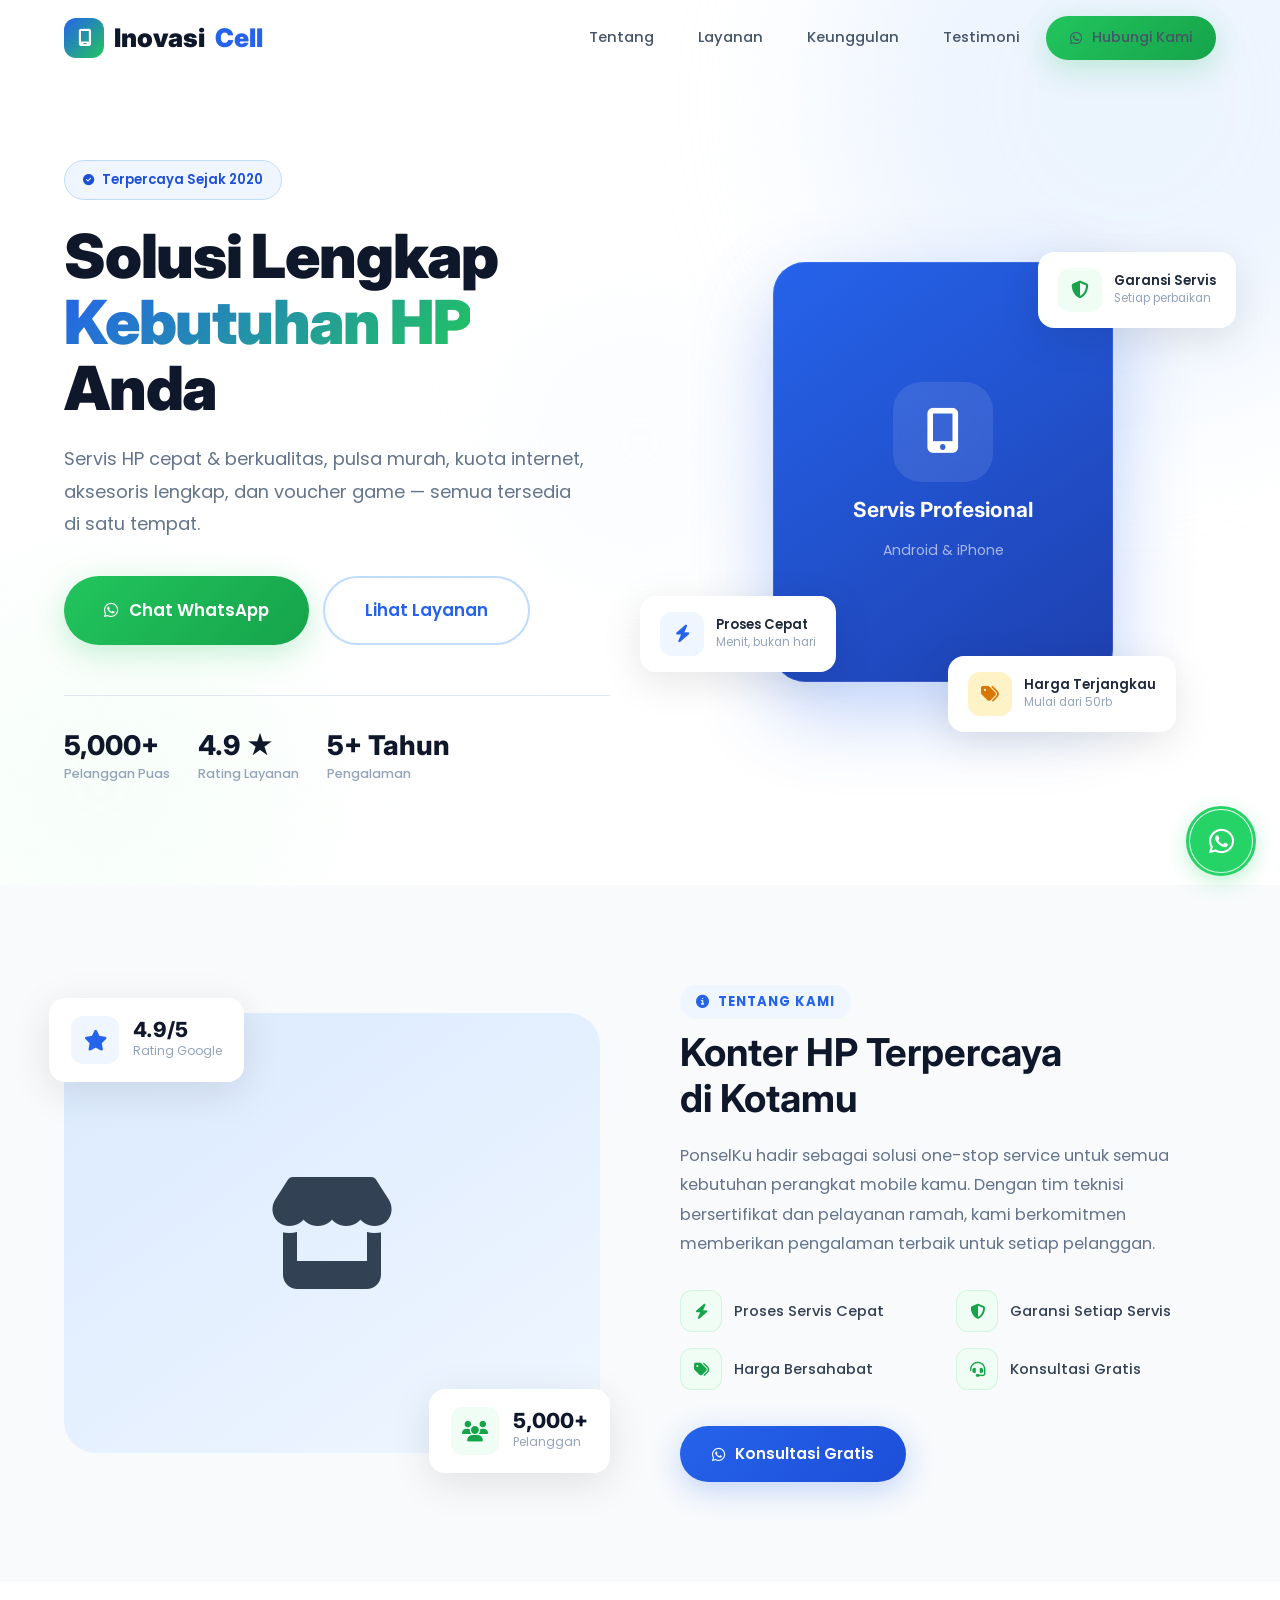
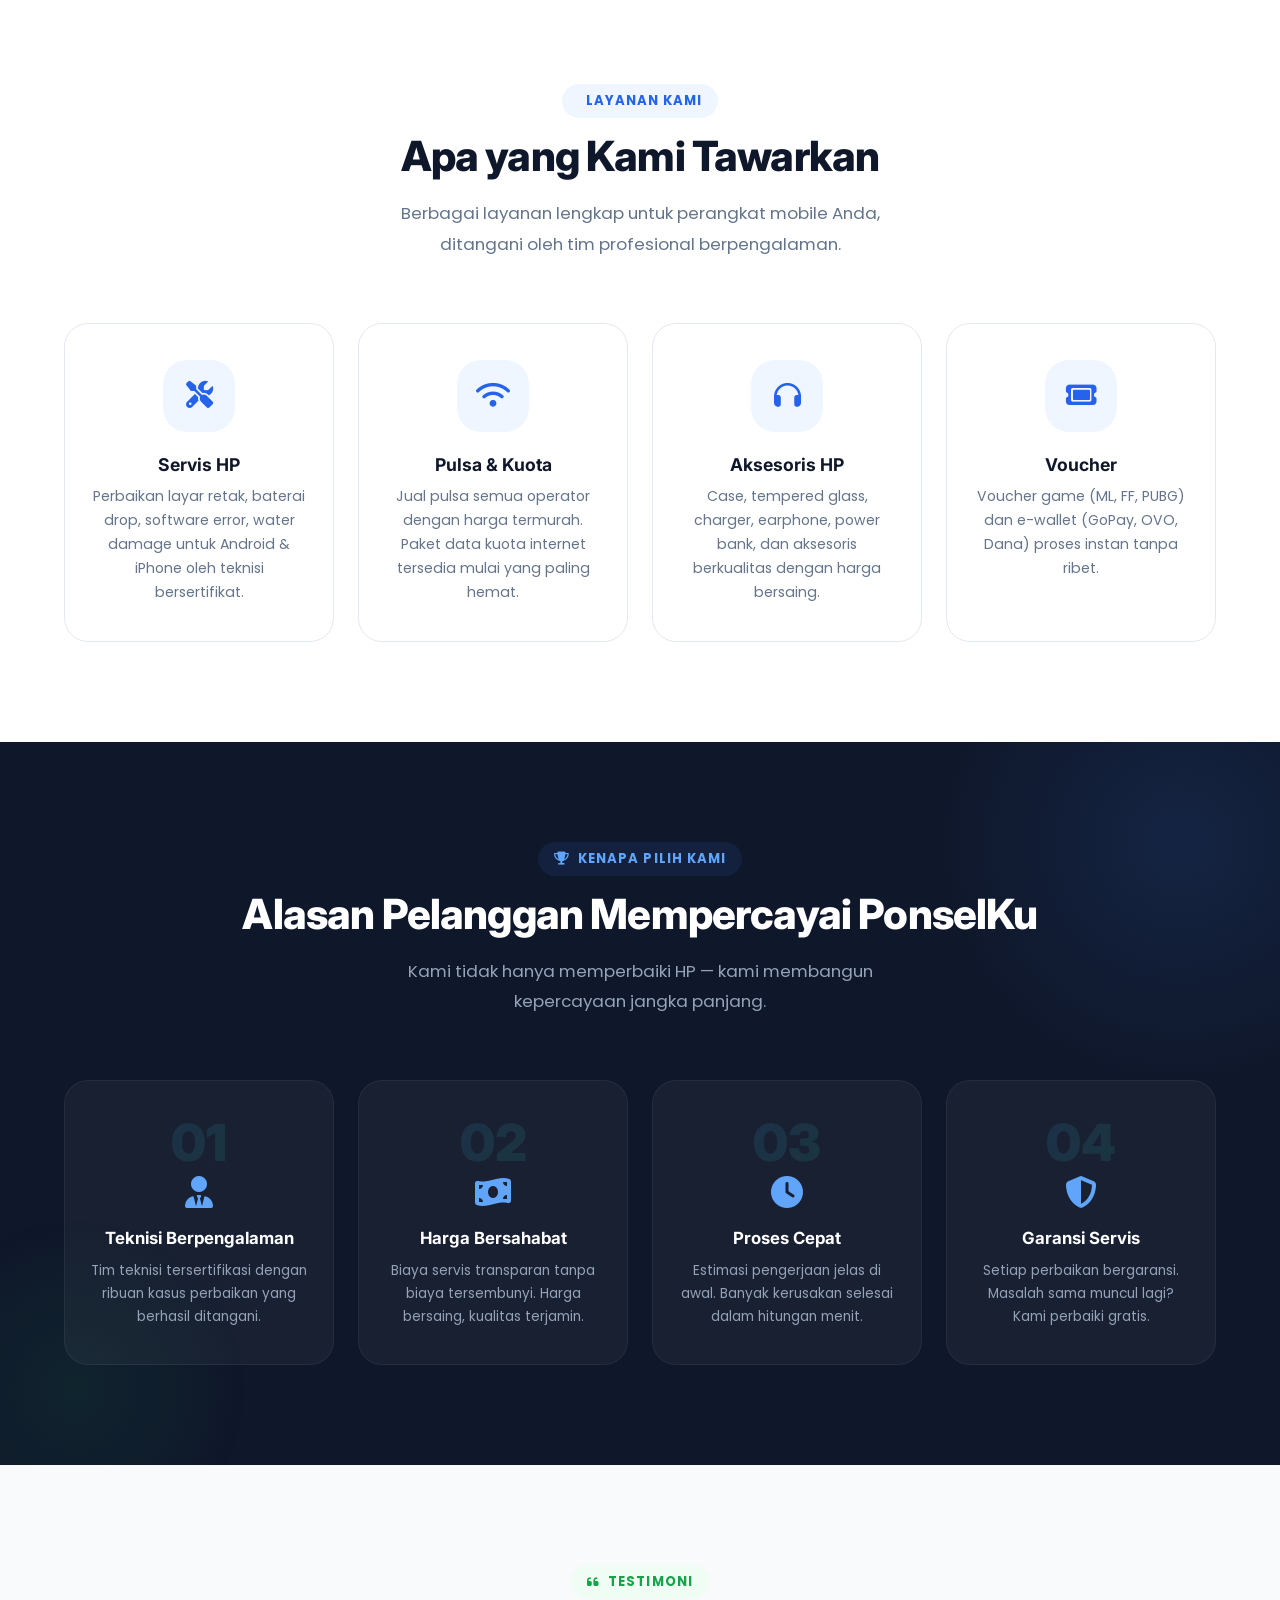
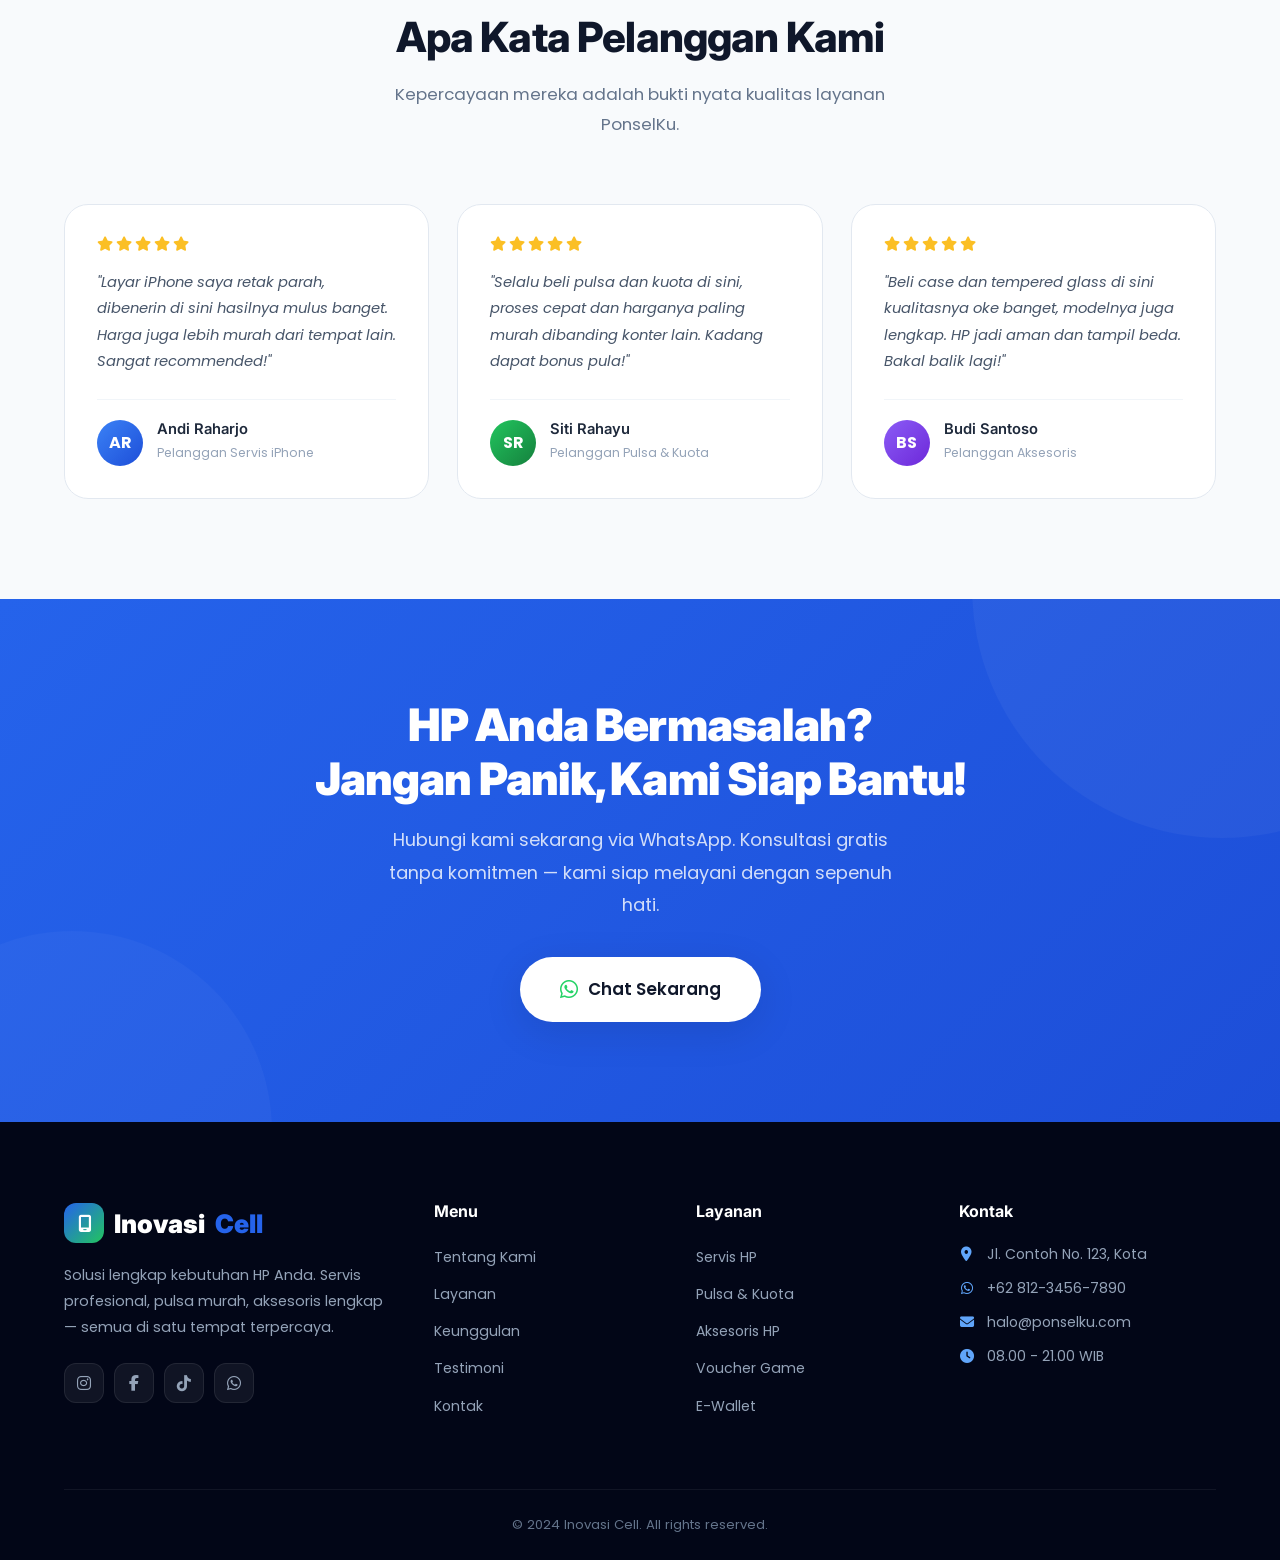
<file: index.html>
<!DOCTYPE html>
<html lang="id">
<head>
    <meta charset="UTF-8">
    <meta name="viewport" content="width=device-width, initial-scale=1.0">
    <meta name="description" content="PonselKu - Solusi lengkap kebutuhan HP Anda. Servis HP Android & iPhone, pulsa, kuota, aksesoris, dan voucher game tersedia.">
    <meta name="keywords" content="servis HP, konter HP, pulsa murah, kuota internet, aksesoris HP, voucher game">
    <title>Inovasi Cell | Solusi Lengkap Kebutuhan HP Anda</title>

    <!-- Google Fonts -->
    <link rel="preconnect" href="https://fonts.googleapis.com">
    <link rel="preconnect" href="https://fonts.gstatic.com" crossorigin>
    <link href="https://fonts.googleapis.com/css2?family=Inter:wght@400;500;600;700;800;900&family=Poppins:wght@300;400;500;600;700&display=swap" rel="stylesheet">

    <!-- Font Awesome Icons -->
    <link rel="stylesheet" href="https://cdnjs.cloudflare.com/ajax/libs/font-awesome/6.5.1/css/all.min.css">

    <!-- CSS Eksternal -->
    <link rel="stylesheet" href="style2.css">
</head>
<body>

    <!-- ========== NAVBAR ========== -->
    <nav class="navbar" id="navbar">
        <div class="container">
            <a href="#" class="nav-logo">
                <div class="nav-logo-icon"><i class="fa-solid fa-mobile-screen"></i></div>
                Inovasi<span>Cell</span>
            </a>
            <div class="nav-menu" id="navMenu">
                <a href="#tentang">Tentang</a>
                <a href="#layanan">Layanan</a>
                <a href="#keunggulan">Keunggulan</a>
                <a href="#testimoni">Testimoni</a>
                <a href="https://wa.me/6281234567890?text=Halo%20PonselKu%2C%20saya%20mau%20tanya" class="btn btn-wa" target="_blank">
                    <i class="fa-brands fa-whatsapp"></i> Hubungi Kami
                </a>
            </div>
            <div class="hamburger" id="hamburger">
                <span></span><span></span><span></span>
            </div>
        </div>
    </nav>
    <div class="mobile-overlay" id="mobileOverlay"></div>

    <!-- ========== HERO ========== -->
    <section class="hero" id="hero">
        <div class="hero-bg">
            <div class="orb orb-1"></div>
            <div class="orb orb-2"></div>
            <div class="orb orb-3"></div>
        </div>
        <div class="container">
            <div class="hero-text">
                <div class="badge anim-fade-up show">
                    <i class="fa-solid fa-circle-check"></i>
                    Terpercaya Sejak 2020
                </div>
                <h1 class="anim-fade-up show anim-delay-1">
                    Solusi Lengkap<br><span class="gradient-text">Kebutuhan HP</span> Anda
                </h1>
                <p class="desc anim-fade-up show anim-delay-2">
                    Servis HP cepat & berkualitas, pulsa murah, kuota internet, aksesoris lengkap, dan voucher game — semua tersedia di satu tempat.
                </p>
                <div class="hero-actions anim-fade-up show anim-delay-3">
                    <a href="https://wa.me/6281234567890?text=Halo%20PonselKu%2C%20saya%20mau%20tanya" class="btn btn-wa btn-lg" target="_blank">
                        <i class="fa-brands fa-whatsapp"></i> Chat WhatsApp
                    </a>
                    <a href="#layanan" class="btn btn-outline btn-lg">Lihat Layanan</a>
                </div>
                <div class="hero-trust anim-fade-up show anim-delay-4">
                    <div class="trust-item">
                        <span class="number">5,000+</span>
                        <span class="label">Pelanggan Puas</span>
                    </div>
                    <div class="trust-item">
                        <span class="number">4.9 ★</span>
                        <span class="label">Rating Layanan</span>
                    </div>
                    <div class="trust-item">
                        <span class="number">5+ Tahun</span>
                        <span class="label">Pengalaman</span>
                    </div>
                </div>
            </div>
            <div class="hero-visual anim-slide-right show anim-delay-2">
                <div class="hero-main-card">
                    <div class="card-icon"><i class="fa-solid fa-mobile-screen-button"></i></div>
                    <h3>Servis Profesional</h3>
                    <p>Android & iPhone</p>
                </div>
                <div class="float-card float-1">
                    <div class="fc-icon"><i class="fa-solid fa-shield-halved"></i></div>
                    <div>
                        <div class="fc-text">Garansi Servis</div>
                        <div class="fc-sub">Setiap perbaikan</div>
                    </div>
                </div>
                <div class="float-card float-2">
                    <div class="fc-icon"><i class="fa-solid fa-bolt"></i></div>
                    <div>
                        <div class="fc-text">Proses Cepat</div>
                        <div class="fc-sub">Menit, bukan hari</div>
                    </div>
                </div>
                <div class="float-card float-3">
                    <div class="fc-icon"><i class="fa-solid fa-tags"></i></div>
                    <div>
                        <div class="fc-text">Harga Terjangkau</div>
                        <div class="fc-sub">Mulai dari 50rb</div>
                    </div>
                </div>
            </div>
        </div>
    </section>

    <!-- ========== TENTANG ========== -->
    <section class="about section" id="tentang">
        <div class="container">
            <div class="about-visual anim-slide-left">
                <div class="about-img-main">
                    <i class="fa-solid fa-store"></i>
                </div>
                <div class="about-stat-card asc-1">
                    <div class="asc-icon"><i class="fa-solid fa-users"></i></div>
                    <div>
                        <div class="asc-num">5,000+</div>
                        <div class="asc-label">Pelanggan</div>
                    </div>
                </div>
                <div class="about-stat-card asc-2">
                    <div class="asc-icon"><i class="fa-solid fa-star"></i></div>
                    <div>
                        <div class="asc-num">4.9/5</div>
                        <div class="asc-label">Rating Google</div>
                    </div>
                </div>
            </div>
            <div class="about-content anim-slide-right">
                <div class="section-label blue"><i class="fa-solid fa-info-circle"></i> Tentang Kami</div>
                <h2>Konter HP Terpercaya<br>di Kotamu</h2>
                <p>PonselKu hadir sebagai solusi one-stop service untuk semua kebutuhan perangkat mobile kamu. Dengan tim teknisi bersertifikat dan pelayanan ramah, kami berkomitmen memberikan pengalaman terbaik untuk setiap pelanggan.</p>
                <div class="about-features">
                    <div class="about-feature">
                        <div class="af-icon"><i class="fa-solid fa-bolt"></i></div>
                        <span>Proses Servis Cepat</span>
                    </div>
                    <div class="about-feature">
                        <div class="af-icon"><i class="fa-solid fa-shield-halved"></i></div>
                        <span>Garansi Setiap Servis</span>
                    </div>
                    <div class="about-feature">
                        <div class="af-icon"><i class="fa-solid fa-tags"></i></div>
                        <span>Harga Bersahabat</span>
                    </div>
                    <div class="about-feature">
                        <div class="af-icon"><i class="fa-solid fa-headset"></i></div>
                        <span>Konsultasi Gratis</span>
                    </div>
                </div>
                <a href="https://wa.me/6281234567890?text=Halo%20PonselKu%2C%20mau%20konsultasi" class="btn btn-blue" target="_blank">
                    <i class="fa-brands fa-whatsapp"></i> Konsultasi Gratis
                </a>
            </div>
        </div>
    </section>

    <!-- ========== LAYANAN ========== -->
    <section class="services section" id="layanan">
        <div class="container">
            <div class="section-header anim-fade-up">
                <div class="section-label blue"><i class="fa-solid fa-grid-2"></i> Layanan Kami</div>
                <h2 class="section-title">Apa yang Kami Tawarkan</h2>
                <p class="section-desc">Berbagai layanan lengkap untuk perangkat mobile Anda, ditangani oleh tim profesional berpengalaman.</p>
            </div>
            <div class="services-grid">
                <div class="service-card anim-fade-up anim-delay-1">
                    <div class="sc-icon"><i class="fa-solid fa-screwdriver-wrench"></i></div>
                    <h3>Servis HP</h3>
                    <p>Perbaikan layar retak, baterai drop, software error, water damage untuk Android & iPhone oleh teknisi bersertifikat.</p>
                </div>
                <div class="service-card anim-fade-up anim-delay-2">
                    <div class="sc-icon"><i class="fa-solid fa-wifi"></i></div>
                    <h3>Pulsa & Kuota</h3>
                    <p>Jual pulsa semua operator dengan harga termurah. Paket data kuota internet tersedia mulai yang paling hemat.</p>
                </div>
                <div class="service-card anim-fade-up anim-delay-3">
                    <div class="sc-icon"><i class="fa-solid fa-headphones"></i></div>
                    <h3>Aksesoris HP</h3>
                    <p>Case, tempered glass, charger, earphone, power bank, dan aksesoris berkualitas dengan harga bersaing.</p>
                </div>
                <div class="service-card anim-fade-up anim-delay-4">
                    <div class="sc-icon"><i class="fa-solid fa-ticket"></i></div>
                    <h3>Voucher</h3>
                    <p>Voucher game (ML, FF, PUBG) dan e-wallet (GoPay, OVO, Dana) proses instan tanpa ribet.</p>
                </div>
            </div>
        </div>
    </section>

    <!-- ========== KEUNGGULAN ========== -->
    <section class="why-us section" id="keunggulan">
        <div class="container">
            <div class="section-header anim-fade-up">
                <div class="section-label white"><i class="fa-solid fa-trophy"></i> Kenapa Pilih Kami</div>
                <h2 class="section-title">Alasan Pelanggan Mempercayai PonselKu</h2>
                <p class="section-desc">Kami tidak hanya memperbaiki HP — kami membangun kepercayaan jangka panjang.</p>
            </div>
            <div class="why-grid">
                <div class="why-card anim-fade-up anim-delay-1">
                    <div class="wc-num">01</div>
                    <i class="fa-solid fa-user-tie"></i>
                    <h4>Teknisi Berpengalaman</h4>
                    <p>Tim teknisi tersertifikasi dengan ribuan kasus perbaikan yang berhasil ditangani.</p>
                </div>
                <div class="why-card anim-fade-up anim-delay-2">
                    <div class="wc-num">02</div>
                    <i class="fa-solid fa-money-bill-wave"></i>
                    <h4>Harga Bersahabat</h4>
                    <p>Biaya servis transparan tanpa biaya tersembunyi. Harga bersaing, kualitas terjamin.</p>
                </div>
                <div class="why-card anim-fade-up anim-delay-3">
                    <div class="wc-num">03</div>
                    <i class="fa-solid fa-clock"></i>
                    <h4>Proses Cepat</h4>
                    <p>Estimasi pengerjaan jelas di awal. Banyak kerusakan selesai dalam hitungan menit.</p>
                </div>
                <div class="why-card anim-fade-up anim-delay-4">
                    <div class="wc-num">04</div>
                    <i class="fa-solid fa-shield-halved"></i>
                    <h4>Garansi Servis</h4>
                    <p>Setiap perbaikan bergaransi. Masalah sama muncul lagi? Kami perbaiki gratis.</p>
                </div>
            </div>
        </div>
    </section>

    <!-- ========== TESTIMONI ========== -->
    <section class="testimonials section" id="testimoni">
        <div class="container">
            <div class="section-header anim-fade-up">
                <div class="section-label green"><i class="fa-solid fa-quote-left"></i> Testimoni</div>
                <h2 class="section-title">Apa Kata Pelanggan Kami</h2>
                <p class="section-desc">Kepercayaan mereka adalah bukti nyata kualitas layanan PonselKu.</p>
            </div>
            <div class="testi-grid">
                <div class="testi-card anim-fade-up anim-delay-1">
                    <div class="testi-stars">
                        <i class="fa-solid fa-star"></i><i class="fa-solid fa-star"></i><i class="fa-solid fa-star"></i><i class="fa-solid fa-star"></i><i class="fa-solid fa-star"></i>
                    </div>
                    <p class="testi-text">"Layar iPhone saya retak parah, dibenerin di sini hasilnya mulus banget. Harga juga lebih murah dari tempat lain. Sangat recommended!"</p>
                    <div class="testi-author">
                        <div class="testi-avatar av-1">AR</div>
                        <div>
                            <h5>Andi Raharjo</h5>
                            <span>Pelanggan Servis iPhone</span>
                        </div>
                    </div>
                </div>
                <div class="testi-card anim-fade-up anim-delay-2">
                    <div class="testi-stars">
                        <i class="fa-solid fa-star"></i><i class="fa-solid fa-star"></i><i class="fa-solid fa-star"></i><i class="fa-solid fa-star"></i><i class="fa-solid fa-star"></i>
                    </div>
                    <p class="testi-text">"Selalu beli pulsa dan kuota di sini, proses cepat dan harganya paling murah dibanding konter lain. Kadang dapat bonus pula!"</p>
                    <div class="testi-author">
                        <div class="testi-avatar av-2">SR</div>
                        <div>
                            <h5>Siti Rahayu</h5>
                            <span>Pelanggan Pulsa & Kuota</span>
                        </div>
                    </div>
                </div>
                <div class="testi-card anim-fade-up anim-delay-3">
                    <div class="testi-stars">
                        <i class="fa-solid fa-star"></i><i class="fa-solid fa-star"></i><i class="fa-solid fa-star"></i><i class="fa-solid fa-star"></i><i class="fa-solid fa-star"></i>
                    </div>
                    <p class="testi-text">"Beli case dan tempered glass di sini kualitasnya oke banget, modelnya juga lengkap. HP jadi aman dan tampil beda. Bakal balik lagi!"</p>
                    <div class="testi-author">
                        <div class="testi-avatar av-3">BS</div>
                        <div>
                            <h5>Budi Santoso</h5>
                            <span>Pelanggan Aksesoris</span>
                        </div>
                    </div>
                </div>
            </div>
        </div>
    </section>

    <!-- ========== CTA ========== -->
    <section class="cta-section" id="kontak">
        <div class="container">
            <div class="cta-inner anim-fade-up">
                <h2>HP Anda Bermasalah?<br>Jangan Panik, Kami Siap Bantu!</h2>
                <p>Hubungi kami sekarang via WhatsApp. Konsultasi gratis tanpa komitmen — kami siap melayani dengan sepenuh hati.</p>
                <a href="https://wa.me/6281234567890?text=Halo%20PonselKu%2C%20saya%20mau%20tanya%20tentang%20servis%20HP" class="btn btn-white btn-lg" target="_blank">
                    <i class="fa-brands fa-whatsapp" style="color:#25d366;font-size:1.3rem"></i> Chat Sekarang
                </a>
            </div>
        </div>
    </section>

    <!-- ========== FOOTER ========== -->
    <footer class="site-footer">
        <div class="container">
            <div class="footer-grid">
                <div class="footer-brand">
                    <a href="#" class="nav-logo">
                        <div class="nav-logo-icon"><i class="fa-solid fa-mobile-screen"></i></div>
                        Inovasi<span>Cell</span>
                    </a>
                    <p>Solusi lengkap kebutuhan HP Anda. Servis profesional, pulsa murah, aksesoris lengkap — semua di satu tempat terpercaya.</p>
                    <div class="footer-socials">
                        <a href="#" aria-label="Instagram"><i class="fa-brands fa-instagram"></i></a>
                        <a href="#" aria-label="Facebook"><i class="fa-brands fa-facebook-f"></i></a>
                        <a href="#" aria-label="TikTok"><i class="fa-brands fa-tiktok"></i></a>
                        <a href="#" aria-label="WhatsApp"><i class="fa-brands fa-whatsapp"></i></a>
                    </div>
                </div>
                <div class="footer-col">
                    <h4>Menu</h4>
                    <ul>
                        <li><a href="#tentang">Tentang Kami</a></li>
                        <li><a href="#layanan">Layanan</a></li>
                        <li><a href="#keunggulan">Keunggulan</a></li>
                        <li><a href="#testimoni">Testimoni</a></li>
                        <li><a href="#kontak">Kontak</a></li>
                    </ul>
                </div>
                <div class="footer-col">
                    <h4>Layanan</h4>
                    <ul>
                        <li><a href="#">Servis HP</a></li>
                        <li><a href="#">Pulsa & Kuota</a></li>
                        <li><a href="#">Aksesoris HP</a></li>
                        <li><a href="#">Voucher Game</a></li>
                        <li><a href="#">E-Wallet</a></li>
                    </ul>
                </div>
                <div class="footer-col">
                    <h4>Kontak</h4>
                    <ul class="footer-contact-list">
                        <li><i class="fa-solid fa-location-dot"></i> Jl. Contoh No. 123, Kota</li>
                        <li><i class="fa-brands fa-whatsapp"></i> +62 812-3456-7890</li>
                        <li><i class="fa-solid fa-envelope"></i> halo@ponselku.com</li>
                        <li><i class="fa-solid fa-clock"></i> 08.00 - 21.00 WIB</li>
                    </ul>
                </div>
            </div>
            <div class="footer-bottom">
                <p>&copy; 2024 Inovasi Cell. All rights reserved.</p>
            </div>
        </div>
    </footer>

    <!-- ========== FLOATING WA ========== -->
    <a href="https://wa.me/6281234567890?text=Halo%20PonselKu%2C%20saya%20mau%20tanya" class="wa-float" target="_blank" aria-label="Chat WhatsApp">
        <i class="fa-brands fa-whatsapp"></i>
    </a>

    <!-- ========== JAVASCRIPT ========== -->
    <script>
        /* --- Navbar scroll effect --- */
        const navbar = document.getElementById('navbar');
        window.addEventListener('scroll', () => {
            navbar.classList.toggle('scrolled', window.scrollY > 60);
        });

        /* --- Mobile menu --- */
        const hamburger = document.getElementById('hamburger');
        const navMenu = document.getElementById('navMenu');
        const overlay = document.getElementById('mobileOverlay');

        function toggleMenu() {
            hamburger.classList.toggle('open');
            navMenu.classList.toggle('open');
            overlay.classList.toggle('show');
            document.body.style.overflow = navMenu.classList.contains('open') ? 'hidden' : '';
        }

        hamburger.addEventListener('click', toggleMenu);
        overlay.addEventListener('click', toggleMenu);

        navMenu.querySelectorAll('a').forEach(link => {
            link.addEventListener('click', () => {
                if (navMenu.classList.contains('open')) toggleMenu();
            });
        });

        /* --- Scroll animations (Intersection Observer) --- */
        const animElements = document.querySelectorAll('.anim-fade-up, .anim-slide-left, .anim-slide-right');

        const observer = new IntersectionObserver((entries) => {
            entries.forEach(entry => {
                if (entry.isIntersecting) {
                    entry.target.classList.add('show');
                    observer.unobserve(entry.target);
                }
            });
        }, {
            threshold: 0.12,
            rootMargin: '0px 0px -40px 0px'
        });

        animElements.forEach(el => observer.observe(el));
    </script>

</body>
</html>
</file>
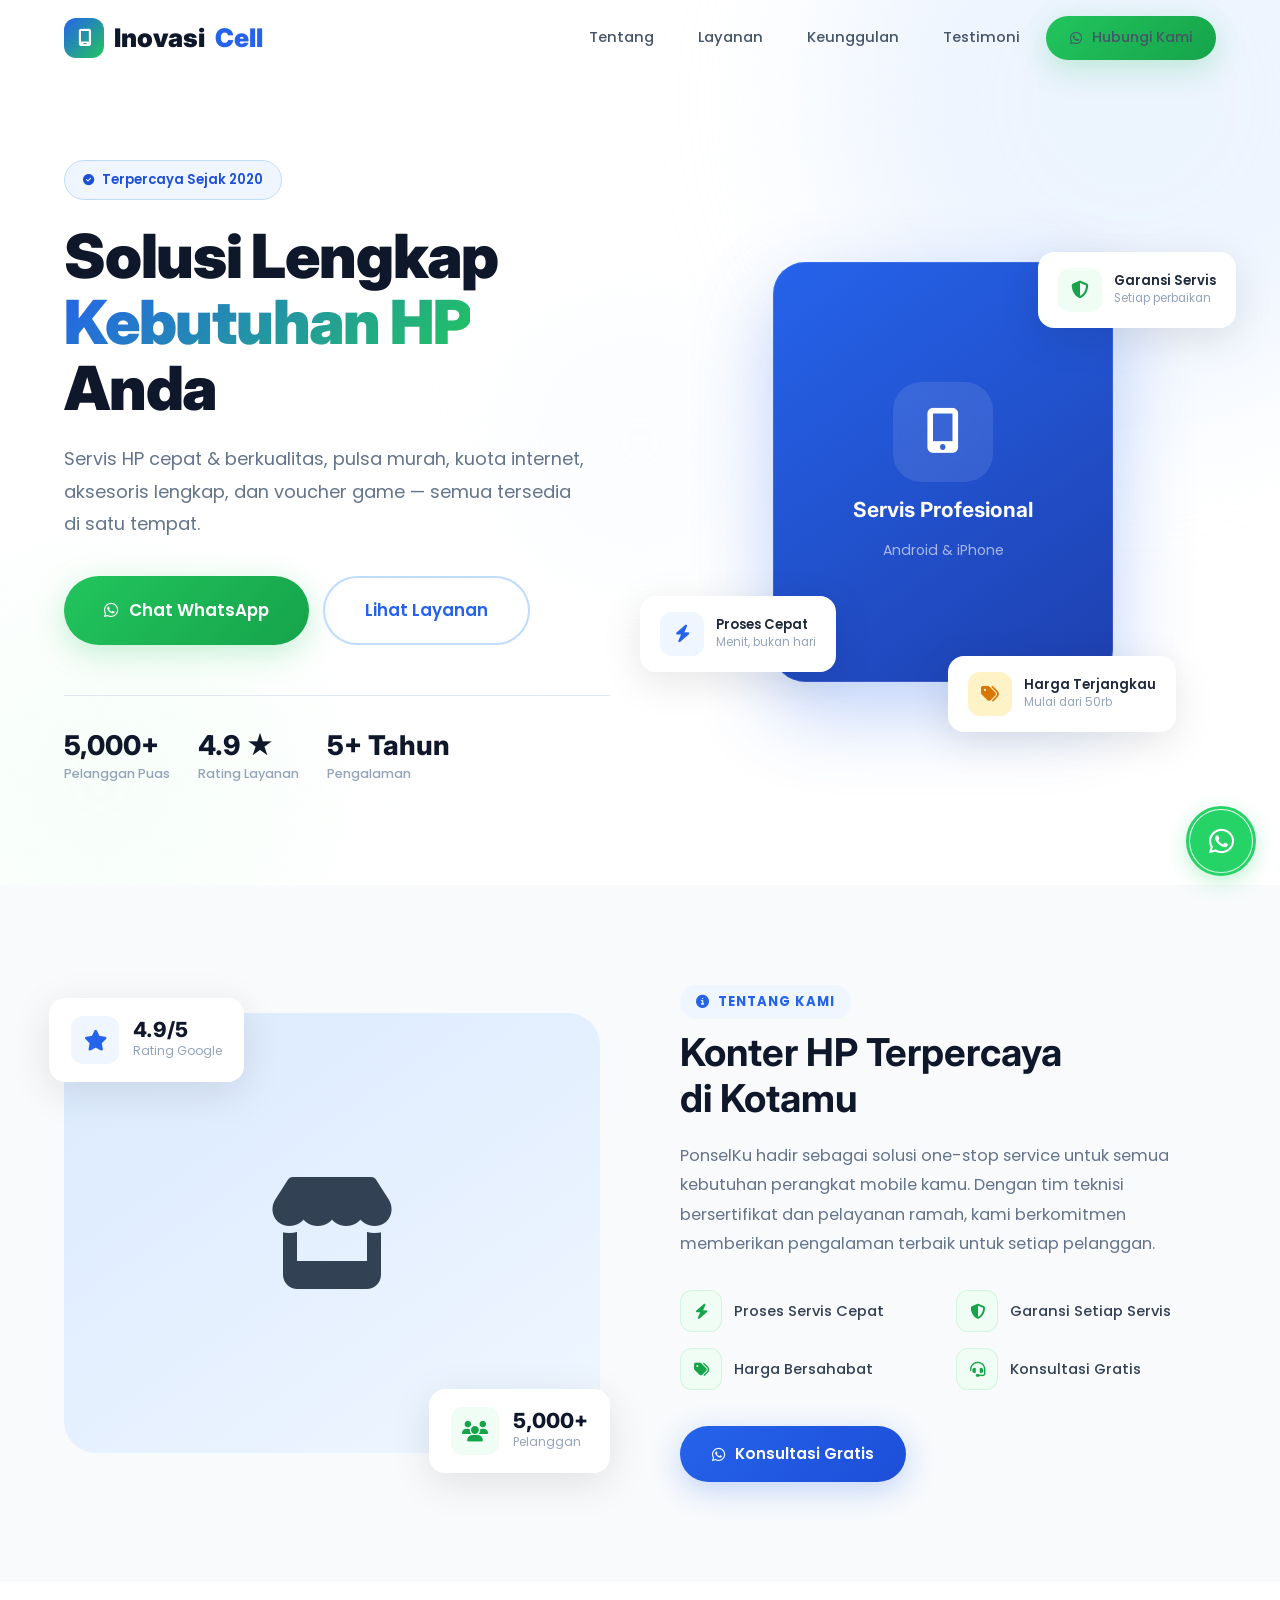
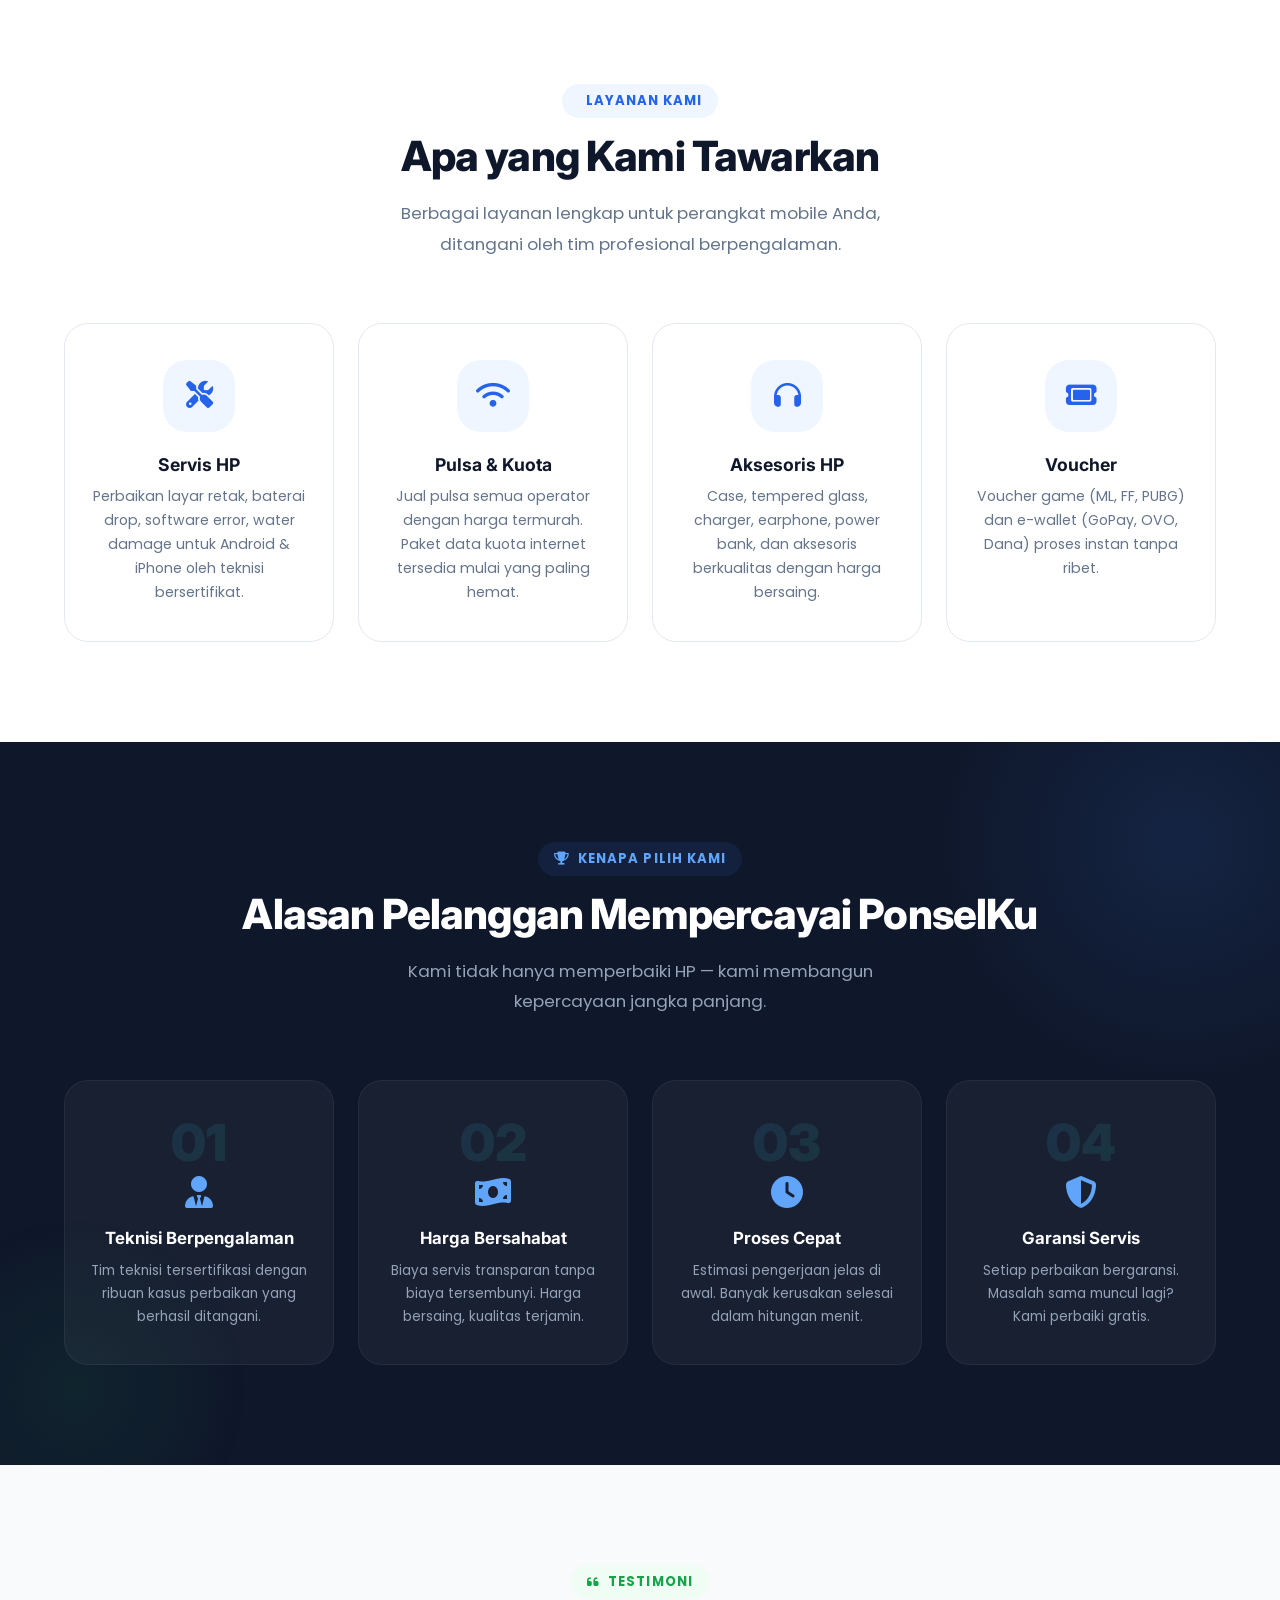
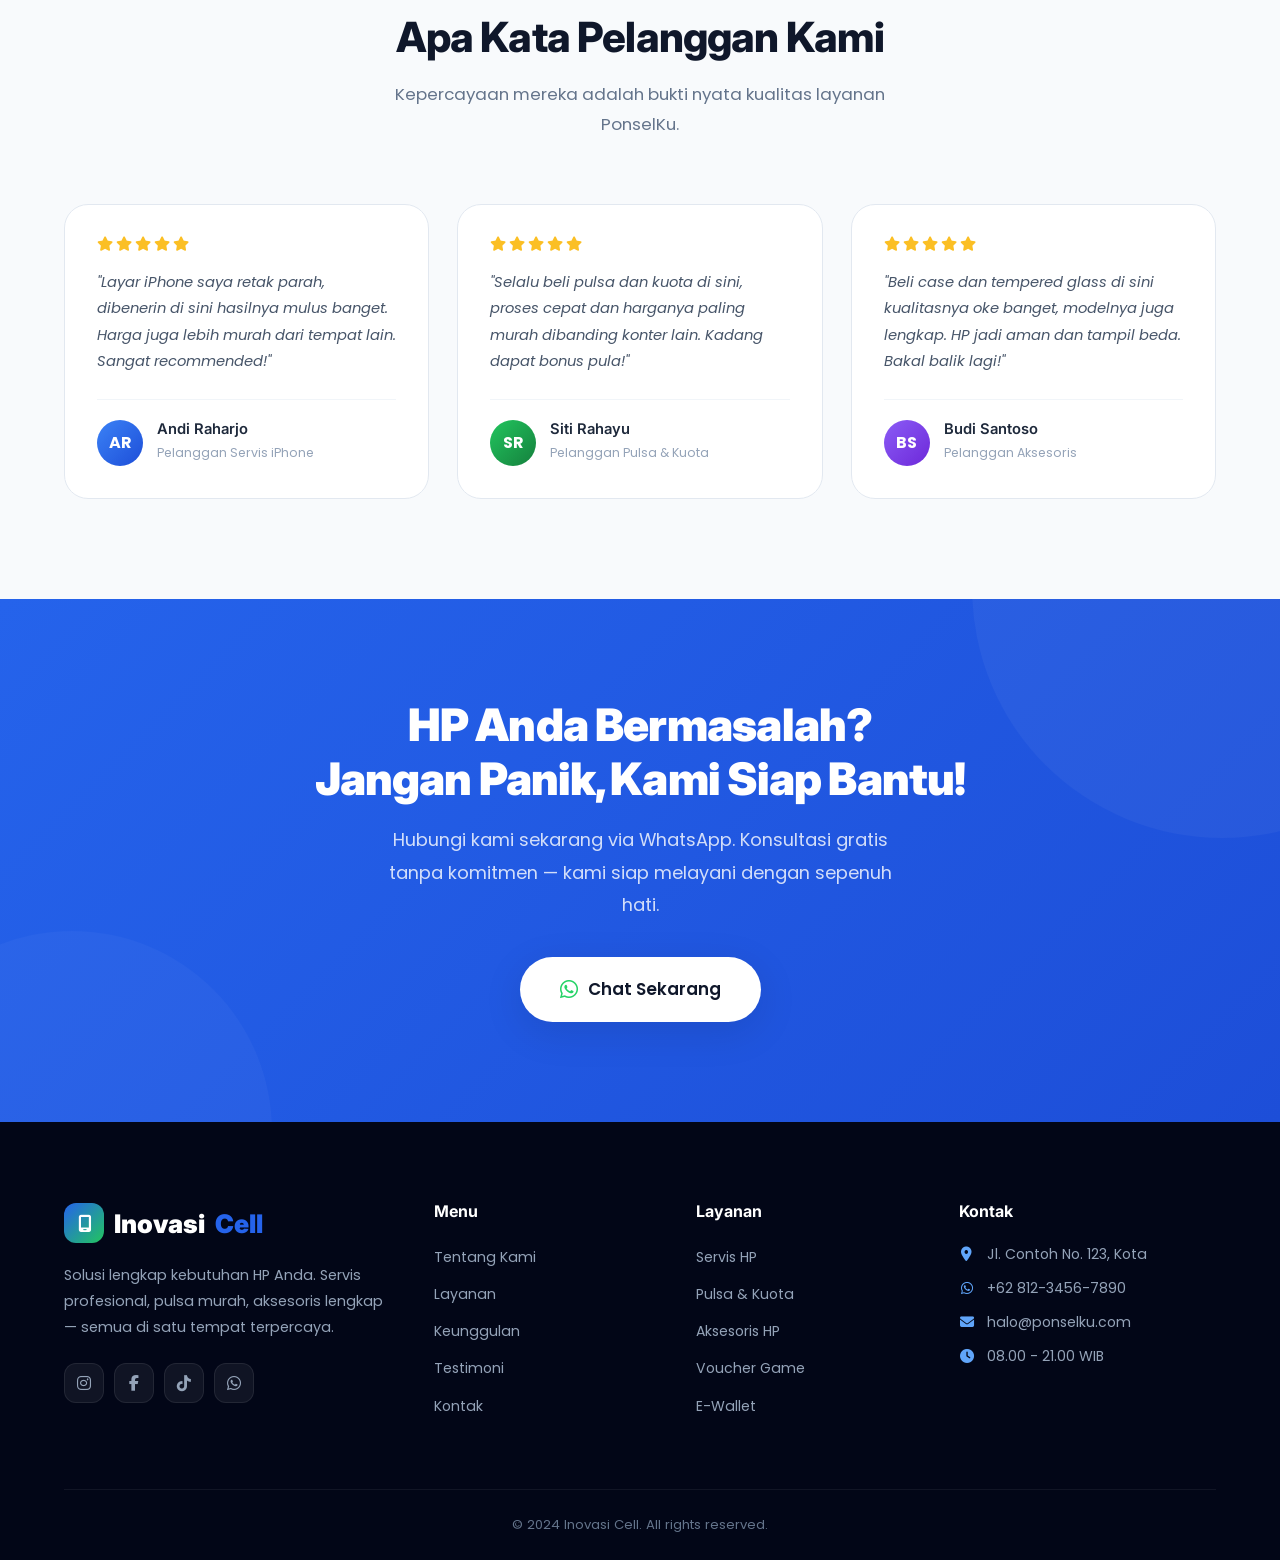
<file: index 2.html>
<!DOCTYPE html>
<html lang="id">
<head>
    <meta charset="UTF-8">
    <meta name="viewport" content="width=device-width, initial-scale=1.0">
    <meta name="description" content="PonselKu - Solusi lengkap kebutuhan HP Anda. Servis HP Android & iPhone, pulsa, kuota, aksesoris, dan voucher game tersedia.">
    <meta name="keywords" content="servis HP, konter HP, pulsa murah, kuota internet, aksesoris HP, voucher game">
    <title>Inovasi Cell | Solusi Lengkap Kebutuhan HP Anda</title>

    <!-- Google Fonts -->
    <link rel="preconnect" href="https://fonts.googleapis.com">
    <link rel="preconnect" href="https://fonts.gstatic.com" crossorigin>
    <link href="https://fonts.googleapis.com/css2?family=Inter:wght@400;500;600;700;800;900&family=Poppins:wght@300;400;500;600;700&display=swap" rel="stylesheet">

    <!-- Font Awesome Icons -->
    <link rel="stylesheet" href="https://cdnjs.cloudflare.com/ajax/libs/font-awesome/6.5.1/css/all.min.css">

    <!-- CSS Eksternal -->
    <link rel="stylesheet" href="style2.css">
</head>
<body>

    <!-- ========== NAVBAR ========== -->
    <nav class="navbar" id="navbar">
        <div class="container">
            <a href="#" class="nav-logo">
                <div class="nav-logo-icon"><i class="fa-solid fa-mobile-screen"></i></div>
                Inovasi<span>Cell</span>
            </a>
            <div class="nav-menu" id="navMenu">
                <a href="#tentang">Tentang</a>
                <a href="#layanan">Layanan</a>
                <a href="#keunggulan">Keunggulan</a>
                <a href="#testimoni">Testimoni</a>
                <a href="https://wa.me/6281234567890?text=Halo%20PonselKu%2C%20saya%20mau%20tanya" class="btn btn-wa" target="_blank">
                    <i class="fa-brands fa-whatsapp"></i> Hubungi Kami
                </a>
            </div>
            <div class="hamburger" id="hamburger">
                <span></span><span></span><span></span>
            </div>
        </div>
    </nav>
    <div class="mobile-overlay" id="mobileOverlay"></div>

    <!-- ========== HERO ========== -->
    <section class="hero" id="hero">
        <div class="hero-bg">
            <div class="orb orb-1"></div>
            <div class="orb orb-2"></div>
            <div class="orb orb-3"></div>
        </div>
        <div class="container">
            <div class="hero-text">
                <div class="badge anim-fade-up show">
                    <i class="fa-solid fa-circle-check"></i>
                    Terpercaya Sejak 2020
                </div>
                <h1 class="anim-fade-up show anim-delay-1">
                    Solusi Lengkap<br><span class="gradient-text">Kebutuhan HP</span> Anda
                </h1>
                <p class="desc anim-fade-up show anim-delay-2">
                    Servis HP cepat & berkualitas, pulsa murah, kuota internet, aksesoris lengkap, dan voucher game — semua tersedia di satu tempat.
                </p>
                <div class="hero-actions anim-fade-up show anim-delay-3">
                    <a href="https://wa.me/6281234567890?text=Halo%20PonselKu%2C%20saya%20mau%20tanya" class="btn btn-wa btn-lg" target="_blank">
                        <i class="fa-brands fa-whatsapp"></i> Chat WhatsApp
                    </a>
                    <a href="#layanan" class="btn btn-outline btn-lg">Lihat Layanan</a>
                </div>
                <div class="hero-trust anim-fade-up show anim-delay-4">
                    <div class="trust-item">
                        <span class="number">5,000+</span>
                        <span class="label">Pelanggan Puas</span>
                    </div>
                    <div class="trust-item">
                        <span class="number">4.9 ★</span>
                        <span class="label">Rating Layanan</span>
                    </div>
                    <div class="trust-item">
                        <span class="number">5+ Tahun</span>
                        <span class="label">Pengalaman</span>
                    </div>
                </div>
            </div>
            <div class="hero-visual anim-slide-right show anim-delay-2">
                <div class="hero-main-card">
                    <div class="card-icon"><i class="fa-solid fa-mobile-screen-button"></i></div>
                    <h3>Servis Profesional</h3>
                    <p>Android & iPhone</p>
                </div>
                <div class="float-card float-1">
                    <div class="fc-icon"><i class="fa-solid fa-shield-halved"></i></div>
                    <div>
                        <div class="fc-text">Garansi Servis</div>
                        <div class="fc-sub">Setiap perbaikan</div>
                    </div>
                </div>
                <div class="float-card float-2">
                    <div class="fc-icon"><i class="fa-solid fa-bolt"></i></div>
                    <div>
                        <div class="fc-text">Proses Cepat</div>
                        <div class="fc-sub">Menit, bukan hari</div>
                    </div>
                </div>
                <div class="float-card float-3">
                    <div class="fc-icon"><i class="fa-solid fa-tags"></i></div>
                    <div>
                        <div class="fc-text">Harga Terjangkau</div>
                        <div class="fc-sub">Mulai dari 50rb</div>
                    </div>
                </div>
            </div>
        </div>
    </section>

    <!-- ========== TENTANG ========== -->
    <section class="about section" id="tentang">
        <div class="container">
            <div class="about-visual anim-slide-left">
                <div class="about-img-main">
                    <i class="fa-solid fa-store"></i>
                </div>
                <div class="about-stat-card asc-1">
                    <div class="asc-icon"><i class="fa-solid fa-users"></i></div>
                    <div>
                        <div class="asc-num">5,000+</div>
                        <div class="asc-label">Pelanggan</div>
                    </div>
                </div>
                <div class="about-stat-card asc-2">
                    <div class="asc-icon"><i class="fa-solid fa-star"></i></div>
                    <div>
                        <div class="asc-num">4.9/5</div>
                        <div class="asc-label">Rating Google</div>
                    </div>
                </div>
            </div>
            <div class="about-content anim-slide-right">
                <div class="section-label blue"><i class="fa-solid fa-info-circle"></i> Tentang Kami</div>
                <h2>Konter HP Terpercaya<br>di Kotamu</h2>
                <p>PonselKu hadir sebagai solusi one-stop service untuk semua kebutuhan perangkat mobile kamu. Dengan tim teknisi bersertifikat dan pelayanan ramah, kami berkomitmen memberikan pengalaman terbaik untuk setiap pelanggan.</p>
                <div class="about-features">
                    <div class="about-feature">
                        <div class="af-icon"><i class="fa-solid fa-bolt"></i></div>
                        <span>Proses Servis Cepat</span>
                    </div>
                    <div class="about-feature">
                        <div class="af-icon"><i class="fa-solid fa-shield-halved"></i></div>
                        <span>Garansi Setiap Servis</span>
                    </div>
                    <div class="about-feature">
                        <div class="af-icon"><i class="fa-solid fa-tags"></i></div>
                        <span>Harga Bersahabat</span>
                    </div>
                    <div class="about-feature">
                        <div class="af-icon"><i class="fa-solid fa-headset"></i></div>
                        <span>Konsultasi Gratis</span>
                    </div>
                </div>
                <a href="https://wa.me/6281234567890?text=Halo%20PonselKu%2C%20mau%20konsultasi" class="btn btn-blue" target="_blank">
                    <i class="fa-brands fa-whatsapp"></i> Konsultasi Gratis
                </a>
            </div>
        </div>
    </section>

    <!-- ========== LAYANAN ========== -->
    <section class="services section" id="layanan">
        <div class="container">
            <div class="section-header anim-fade-up">
                <div class="section-label blue"><i class="fa-solid fa-grid-2"></i> Layanan Kami</div>
                <h2 class="section-title">Apa yang Kami Tawarkan</h2>
                <p class="section-desc">Berbagai layanan lengkap untuk perangkat mobile Anda, ditangani oleh tim profesional berpengalaman.</p>
            </div>
            <div class="services-grid">
                <div class="service-card anim-fade-up anim-delay-1">
                    <div class="sc-icon"><i class="fa-solid fa-screwdriver-wrench"></i></div>
                    <h3>Servis HP</h3>
                    <p>Perbaikan layar retak, baterai drop, software error, water damage untuk Android & iPhone oleh teknisi bersertifikat.</p>
                </div>
                <div class="service-card anim-fade-up anim-delay-2">
                    <div class="sc-icon"><i class="fa-solid fa-wifi"></i></div>
                    <h3>Pulsa & Kuota</h3>
                    <p>Jual pulsa semua operator dengan harga termurah. Paket data kuota internet tersedia mulai yang paling hemat.</p>
                </div>
                <div class="service-card anim-fade-up anim-delay-3">
                    <div class="sc-icon"><i class="fa-solid fa-headphones"></i></div>
                    <h3>Aksesoris HP</h3>
                    <p>Case, tempered glass, charger, earphone, power bank, dan aksesoris berkualitas dengan harga bersaing.</p>
                </div>
                <div class="service-card anim-fade-up anim-delay-4">
                    <div class="sc-icon"><i class="fa-solid fa-ticket"></i></div>
                    <h3>Voucher</h3>
                    <p>Voucher game (ML, FF, PUBG) dan e-wallet (GoPay, OVO, Dana) proses instan tanpa ribet.</p>
                </div>
            </div>
        </div>
    </section>

    <!-- ========== KEUNGGULAN ========== -->
    <section class="why-us section" id="keunggulan">
        <div class="container">
            <div class="section-header anim-fade-up">
                <div class="section-label white"><i class="fa-solid fa-trophy"></i> Kenapa Pilih Kami</div>
                <h2 class="section-title">Alasan Pelanggan Mempercayai PonselKu</h2>
                <p class="section-desc">Kami tidak hanya memperbaiki HP — kami membangun kepercayaan jangka panjang.</p>
            </div>
            <div class="why-grid">
                <div class="why-card anim-fade-up anim-delay-1">
                    <div class="wc-num">01</div>
                    <i class="fa-solid fa-user-tie"></i>
                    <h4>Teknisi Berpengalaman</h4>
                    <p>Tim teknisi tersertifikasi dengan ribuan kasus perbaikan yang berhasil ditangani.</p>
                </div>
                <div class="why-card anim-fade-up anim-delay-2">
                    <div class="wc-num">02</div>
                    <i class="fa-solid fa-money-bill-wave"></i>
                    <h4>Harga Bersahabat</h4>
                    <p>Biaya servis transparan tanpa biaya tersembunyi. Harga bersaing, kualitas terjamin.</p>
                </div>
                <div class="why-card anim-fade-up anim-delay-3">
                    <div class="wc-num">03</div>
                    <i class="fa-solid fa-clock"></i>
                    <h4>Proses Cepat</h4>
                    <p>Estimasi pengerjaan jelas di awal. Banyak kerusakan selesai dalam hitungan menit.</p>
                </div>
                <div class="why-card anim-fade-up anim-delay-4">
                    <div class="wc-num">04</div>
                    <i class="fa-solid fa-shield-halved"></i>
                    <h4>Garansi Servis</h4>
                    <p>Setiap perbaikan bergaransi. Masalah sama muncul lagi? Kami perbaiki gratis.</p>
                </div>
            </div>
        </div>
    </section>

    <!-- ========== TESTIMONI ========== -->
    <section class="testimonials section" id="testimoni">
        <div class="container">
            <div class="section-header anim-fade-up">
                <div class="section-label green"><i class="fa-solid fa-quote-left"></i> Testimoni</div>
                <h2 class="section-title">Apa Kata Pelanggan Kami</h2>
                <p class="section-desc">Kepercayaan mereka adalah bukti nyata kualitas layanan PonselKu.</p>
            </div>
            <div class="testi-grid">
                <div class="testi-card anim-fade-up anim-delay-1">
                    <div class="testi-stars">
                        <i class="fa-solid fa-star"></i><i class="fa-solid fa-star"></i><i class="fa-solid fa-star"></i><i class="fa-solid fa-star"></i><i class="fa-solid fa-star"></i>
                    </div>
                    <p class="testi-text">"Layar iPhone saya retak parah, dibenerin di sini hasilnya mulus banget. Harga juga lebih murah dari tempat lain. Sangat recommended!"</p>
                    <div class="testi-author">
                        <div class="testi-avatar av-1">AR</div>
                        <div>
                            <h5>Andi Raharjo</h5>
                            <span>Pelanggan Servis iPhone</span>
                        </div>
                    </div>
                </div>
                <div class="testi-card anim-fade-up anim-delay-2">
                    <div class="testi-stars">
                        <i class="fa-solid fa-star"></i><i class="fa-solid fa-star"></i><i class="fa-solid fa-star"></i><i class="fa-solid fa-star"></i><i class="fa-solid fa-star"></i>
                    </div>
                    <p class="testi-text">"Selalu beli pulsa dan kuota di sini, proses cepat dan harganya paling murah dibanding konter lain. Kadang dapat bonus pula!"</p>
                    <div class="testi-author">
                        <div class="testi-avatar av-2">SR</div>
                        <div>
                            <h5>Siti Rahayu</h5>
                            <span>Pelanggan Pulsa & Kuota</span>
                        </div>
                    </div>
                </div>
                <div class="testi-card anim-fade-up anim-delay-3">
                    <div class="testi-stars">
                        <i class="fa-solid fa-star"></i><i class="fa-solid fa-star"></i><i class="fa-solid fa-star"></i><i class="fa-solid fa-star"></i><i class="fa-solid fa-star"></i>
                    </div>
                    <p class="testi-text">"Beli case dan tempered glass di sini kualitasnya oke banget, modelnya juga lengkap. HP jadi aman dan tampil beda. Bakal balik lagi!"</p>
                    <div class="testi-author">
                        <div class="testi-avatar av-3">BS</div>
                        <div>
                            <h5>Budi Santoso</h5>
                            <span>Pelanggan Aksesoris</span>
                        </div>
                    </div>
                </div>
            </div>
        </div>
    </section>

    <!-- ========== CTA ========== -->
    <section class="cta-section" id="kontak">
        <div class="container">
            <div class="cta-inner anim-fade-up">
                <h2>HP Anda Bermasalah?<br>Jangan Panik, Kami Siap Bantu!</h2>
                <p>Hubungi kami sekarang via WhatsApp. Konsultasi gratis tanpa komitmen — kami siap melayani dengan sepenuh hati.</p>
                <a href="https://wa.me/6281234567890?text=Halo%20PonselKu%2C%20saya%20mau%20tanya%20tentang%20servis%20HP" class="btn btn-white btn-lg" target="_blank">
                    <i class="fa-brands fa-whatsapp" style="color:#25d366;font-size:1.3rem"></i> Chat Sekarang
                </a>
            </div>
        </div>
    </section>

    <!-- ========== FOOTER ========== -->
    <footer class="site-footer">
        <div class="container">
            <div class="footer-grid">
                <div class="footer-brand">
                    <a href="#" class="nav-logo">
                        <div class="nav-logo-icon"><i class="fa-solid fa-mobile-screen"></i></div>
                        Inovasi<span>Cell</span>
                    </a>
                    <p>Solusi lengkap kebutuhan HP Anda. Servis profesional, pulsa murah, aksesoris lengkap — semua di satu tempat terpercaya.</p>
                    <div class="footer-socials">
                        <a href="#" aria-label="Instagram"><i class="fa-brands fa-instagram"></i></a>
                        <a href="#" aria-label="Facebook"><i class="fa-brands fa-facebook-f"></i></a>
                        <a href="#" aria-label="TikTok"><i class="fa-brands fa-tiktok"></i></a>
                        <a href="#" aria-label="WhatsApp"><i class="fa-brands fa-whatsapp"></i></a>
                    </div>
                </div>
                <div class="footer-col">
                    <h4>Menu</h4>
                    <ul>
                        <li><a href="#tentang">Tentang Kami</a></li>
                        <li><a href="#layanan">Layanan</a></li>
                        <li><a href="#keunggulan">Keunggulan</a></li>
                        <li><a href="#testimoni">Testimoni</a></li>
                        <li><a href="#kontak">Kontak</a></li>
                    </ul>
                </div>
                <div class="footer-col">
                    <h4>Layanan</h4>
                    <ul>
                        <li><a href="#">Servis HP</a></li>
                        <li><a href="#">Pulsa & Kuota</a></li>
                        <li><a href="#">Aksesoris HP</a></li>
                        <li><a href="#">Voucher Game</a></li>
                        <li><a href="#">E-Wallet</a></li>
                    </ul>
                </div>
                <div class="footer-col">
                    <h4>Kontak</h4>
                    <ul class="footer-contact-list">
                        <li><i class="fa-solid fa-location-dot"></i> Jl. Contoh No. 123, Kota</li>
                        <li><i class="fa-brands fa-whatsapp"></i> +62 812-3456-7890</li>
                        <li><i class="fa-solid fa-envelope"></i> halo@ponselku.com</li>
                        <li><i class="fa-solid fa-clock"></i> 08.00 - 21.00 WIB</li>
                    </ul>
                </div>
            </div>
            <div class="footer-bottom">
                <p>&copy; 2024 Inovasi Cell. All rights reserved.</p>
            </div>
        </div>
    </footer>

    <!-- ========== FLOATING WA ========== -->
    <a href="https://wa.me/6281234567890?text=Halo%20PonselKu%2C%20saya%20mau%20tanya" class="wa-float" target="_blank" aria-label="Chat WhatsApp">
        <i class="fa-brands fa-whatsapp"></i>
    </a>

    <!-- ========== JAVASCRIPT ========== -->
    <script>
        /* --- Navbar scroll effect --- */
        const navbar = document.getElementById('navbar');
        window.addEventListener('scroll', () => {
            navbar.classList.toggle('scrolled', window.scrollY > 60);
        });

        /* --- Mobile menu --- */
        const hamburger = document.getElementById('hamburger');
        const navMenu = document.getElementById('navMenu');
        const overlay = document.getElementById('mobileOverlay');

        function toggleMenu() {
            hamburger.classList.toggle('open');
            navMenu.classList.toggle('open');
            overlay.classList.toggle('show');
            document.body.style.overflow = navMenu.classList.contains('open') ? 'hidden' : '';
        }

        hamburger.addEventListener('click', toggleMenu);
        overlay.addEventListener('click', toggleMenu);

        navMenu.querySelectorAll('a').forEach(link => {
            link.addEventListener('click', () => {
                if (navMenu.classList.contains('open')) toggleMenu();
            });
        });

        /* --- Scroll animations (Intersection Observer) --- */
        const animElements = document.querySelectorAll('.anim-fade-up, .anim-slide-left, .anim-slide-right');

        const observer = new IntersectionObserver((entries) => {
            entries.forEach(entry => {
                if (entry.isIntersecting) {
                    entry.target.classList.add('show');
                    observer.unobserve(entry.target);
                }
            });
        }, {
            threshold: 0.12,
            rootMargin: '0px 0px -40px 0px'
        });

        animElements.forEach(el => observer.observe(el));
    </script>

</body>
</html>
</file>
<file: style2.css>
/* =============================================
   RESET & VARIABLES
============================================= */
*, *::before, *::after {
    margin: 0;
    padding: 0;
    box-sizing: border-box;
}

:root {
    --blue-50: #eff6ff;
    --blue-100: #dbeafe;
    --blue-200: #bfdbfe;
    --blue-400: #60a5fa;
    --blue-500: #3b82f6;
    --blue-600: #2563eb;
    --blue-700: #1d4ed8;
    --blue-800: #1e40af;
    --blue-900: #1e3a8a;

    --green-50: #f0fdf4;
    --green-400: #4ade80;
    --green-500: #22c55e;
    --green-600: #16a34a;
    --green-700: #15803d;

    --slate-50: #f8fafc;
    --slate-100: #f1f5f9;
    --slate-200: #e2e8f0;
    --slate-300: #cbd5e1;
    --slate-400: #94a3b8;
    --slate-500: #64748b;
    --slate-600: #475569;
    --slate-700: #334155;
    --slate-800: #1e293b;
    --slate-900: #0f172a;
    --slate-950: #020617;

    --white: #ffffff;
    --wa: #25d366;

    --shadow-sm: 0 1px 3px rgba(0,0,0,0.06);
    --shadow-md: 0 4px 16px rgba(0,0,0,0.08);
    --shadow-lg: 0 10px 40px rgba(0,0,0,0.1);
    --shadow-xl: 0 20px 60px rgba(0,0,0,0.12);
    --shadow-blue: 0 8px 30px rgba(37,99,235,0.25);
    --shadow-green: 0 8px 30px rgba(34,197,94,0.25);

    --radius-sm: 8px;
    --radius-md: 12px;
    --radius-lg: 16px;
    --radius-xl: 24px;
    --radius-2xl: 32px;
    --radius-full: 9999px;
}

html {
    scroll-behavior: smooth;
}

body {
    font-family: 'Poppins', sans-serif;
    background: var(--white);
    color: var(--slate-700);
    line-height: 1.7;
    overflow-x: hidden;
    -webkit-font-smoothing: antialiased;
}

h1, h2, h3, h4, h5, h6 {
    font-family: 'Inter', sans-serif;
    line-height: 1.2;
    color: var(--slate-900);
}

a { text-decoration: none; color: inherit; }
ul { list-style: none; }
img { max-width: 100%; display: block; }

.container {
    max-width: 1200px;
    margin: 0 auto;
    padding: 0 24px;
}

/* =============================================
   ANIMATIONS
============================================= */
@keyframes fadeUp {
    from { opacity: 0; transform: translateY(30px); }
    to { opacity: 1; transform: translateY(0); }
}

@keyframes slideLeft {
    from { opacity: 0; transform: translateX(-40px); }
    to { opacity: 1; transform: translateX(0); }
}

@keyframes slideRight {
    from { opacity: 0; transform: translateX(40px); }
    to { opacity: 1; transform: translateX(0); }
}

@keyframes float {
    0%, 100% { transform: translateY(0px); }
    50% { transform: translateY(-15px); }
}

@keyframes pulse-ring {
    0% { transform: scale(1); opacity: 0.5; }
    100% { transform: scale(1.5); opacity: 0; }
}

@keyframes gradient-shift {
    0% { background-position: 0% 50%; }
    50% { background-position: 100% 50%; }
    100% { background-position: 0% 50%; }
}

.anim-fade-up {
    opacity: 0;
    transform: translateY(30px);
}

.anim-fade-up.show {
    animation: fadeUp 0.7s ease forwards;
}

.anim-slide-left {
    opacity: 0;
    transform: translateX(-40px);
}

.anim-slide-left.show {
    animation: slideLeft 0.7s ease forwards;
}

.anim-slide-right {
    opacity: 0;
    transform: translateX(40px);
}

.anim-slide-right.show {
    animation: slideRight 0.7s ease forwards;
}

.anim-delay-1 { animation-delay: 0.1s !important; }
.anim-delay-2 { animation-delay: 0.2s !important; }
.anim-delay-3 { animation-delay: 0.3s !important; }
.anim-delay-4 { animation-delay: 0.4s !important; }

/* =============================================
   BUTTONS
============================================= */
.btn {
    display: inline-flex;
    align-items: center;
    justify-content: center;
    gap: 10px;
    padding: 15px 32px;
    border-radius: var(--radius-full);
    font-family: 'Poppins', sans-serif;
    font-weight: 600;
    font-size: 0.95rem;
    border: none;
    cursor: pointer;
    transition: all 0.35s cubic-bezier(0.4, 0, 0.2, 1);
    position: relative;
    overflow: hidden;
}

.btn::after {
    content: '';
    position: absolute;
    inset: 0;
    background: rgba(255,255,255,0.15);
    opacity: 0;
    transition: opacity 0.3s;
}

.btn:hover::after { opacity: 1; }

.btn-wa {
    background: linear-gradient(135deg, var(--green-500), var(--green-600));
    color: var(--white);
    box-shadow: var(--shadow-green);
}

.btn-wa:hover {
    transform: translateY(-3px) scale(1.02);
    box-shadow: 0 12px 35px rgba(34,197,94,0.35);
}

.btn-blue {
    background: linear-gradient(135deg, var(--blue-600), var(--blue-700));
    color: var(--white);
    box-shadow: var(--shadow-blue);
}

.btn-blue:hover {
    transform: translateY(-3px) scale(1.02);
    box-shadow: 0 12px 35px rgba(37,99,235,0.35);
}

.btn-outline {
    background: transparent;
    color: var(--blue-600);
    border: 2px solid var(--blue-200);
}

.btn-outline:hover {
    background: var(--blue-600);
    color: var(--white);
    border-color: var(--blue-600);
    transform: translateY(-3px);
}

.btn-white {
    background: var(--white);
    color: var(--slate-900);
    box-shadow: var(--shadow-lg);
}

.btn-white:hover {
    transform: translateY(-3px) scale(1.02);
    box-shadow: var(--shadow-xl);
}

.btn-lg {
    padding: 18px 40px;
    font-size: 1.05rem;
}

/* =============================================
   NAVBAR
============================================= */
.navbar {
    position: fixed;
    top: 0;
    left: 0;
    right: 0;
    z-index: 1000;
    padding: 16px 0;
    transition: all 0.4s ease;
}

.navbar.scrolled {
    background: rgba(255,255,255,0.92);
    backdrop-filter: blur(20px);
    -webkit-backdrop-filter: blur(20px);
    padding: 10px 0;
    box-shadow: 0 1px 30px rgba(0,0,0,0.06);
    border-bottom: 1px solid var(--slate-100);
}

.navbar .container {
    display: flex;
    align-items: center;
    justify-content: space-between;
}

.nav-logo {
    font-family: 'Inter', sans-serif;
    font-size: 1.6rem;
    font-weight: 900;
    color: var(--slate-900);
    display: flex;
    align-items: center;
    gap: 10px;
}

.nav-logo-icon {
    width: 40px;
    height: 40px;
    background: linear-gradient(135deg, var(--blue-600), var(--green-500));
    border-radius: var(--radius-md);
    display: flex;
    align-items: center;
    justify-content: center;
    color: var(--white);
    font-size: 1.1rem;
}

.nav-logo span { color: var(--blue-600); }

.nav-menu {
    display: flex;
    align-items: center;
    gap: 8px;
}

.nav-menu a {
    padding: 8px 18px;
    font-size: 0.92rem;
    font-weight: 500;
    color: var(--slate-600);
    border-radius: var(--radius-full);
    transition: all 0.3s;
}

.nav-menu a:hover {
    color: var(--blue-600);
    background: var(--blue-50);
}

.nav-menu .btn {
    padding: 10px 24px;
    font-size: 0.88rem;
}

.hamburger {
    display: none;
    flex-direction: column;
    gap: 6px;
    cursor: pointer;
    padding: 8px;
    border-radius: var(--radius-sm);
    transition: background 0.3s;
}

.hamburger:hover { background: var(--slate-100); }

.hamburger span {
    width: 24px;
    height: 2.5px;
    background: var(--slate-800);
    border-radius: 4px;
    transition: all 0.35s;
    transform-origin: center;
}

.hamburger.open span:nth-child(1) {
    transform: rotate(45deg) translate(5px, 6px);
}

.hamburger.open span:nth-child(2) { opacity: 0; }

.hamburger.open span:nth-child(3) {
    transform: rotate(-45deg) translate(5px, -6px);
}

.mobile-overlay {
    display: none;
    position: fixed;
    inset: 0;
    background: rgba(0,0,0,0.3);
    z-index: 998;
    opacity: 0;
    transition: opacity 0.3s;
}

.mobile-overlay.show {
    opacity: 1;
}

/* =============================================
   HERO SECTION
============================================= */
.hero {
    padding: 160px 0 100px;
    background: var(--white);
    position: relative;
    overflow: hidden;
}

.hero-bg {
    position: absolute;
    inset: 0;
    pointer-events: none;
}

.hero-bg .orb {
    position: absolute;
    border-radius: 50%;
    filter: blur(80px);
    opacity: 0.5;
}

.hero-bg .orb-1 {
    width: 600px;
    height: 600px;
    background: var(--blue-100);
    top: -200px;
    right: -150px;
}

.hero-bg .orb-2 {
    width: 400px;
    height: 400px;
    background: var(--green-50);
    bottom: -100px;
    left: -100px;
}

.hero-bg .orb-3 {
    width: 200px;
    height: 200px;
    background: var(--blue-50);
    top: 50%;
    left: 50%;
    transform: translate(-50%, -50%);
}

.hero .container {
    display: grid;
    grid-template-columns: 1fr 1fr;
    gap: 60px;
    align-items: center;
    position: relative;
    z-index: 1;
}

.hero-text .badge {
    display: inline-flex;
    align-items: center;
    gap: 8px;
    background: var(--blue-50);
    border: 1px solid var(--blue-200);
    color: var(--blue-700);
    padding: 8px 18px;
    border-radius: var(--radius-full);
    font-size: 0.82rem;
    font-weight: 600;
    margin-bottom: 24px;
}

.hero-text .badge i {
    font-size: 0.7rem;
}

.hero-text h1 {
    font-size: 3.8rem;
    font-weight: 900;
    line-height: 1.08;
    margin-bottom: 22px;
    letter-spacing: -0.02em;
}

.hero-text h1 .gradient-text {
    background: linear-gradient(135deg, var(--blue-600), var(--green-500));
    -webkit-background-clip: text;
    -webkit-text-fill-color: transparent;
    background-clip: text;
}

.hero-text .desc {
    font-size: 1.12rem;
    color: var(--slate-500);
    margin-bottom: 36px;
    max-width: 520px;
    line-height: 1.8;
}

.hero-actions {
    display: flex;
    gap: 14px;
    flex-wrap: wrap;
    margin-bottom: 50px;
}

.hero-trust {
    display: flex;
    align-items: center;
    gap: 28px;
    padding-top: 36px;
    border-top: 1px solid var(--slate-200);
}

.trust-item {
    display: flex;
    flex-direction: column;
}

.trust-item .number {
    font-family: 'Inter', sans-serif;
    font-size: 1.7rem;
    font-weight: 800;
    color: var(--slate-900);
    line-height: 1;
    margin-bottom: 4px;
}

.trust-item .label {
    font-size: 0.8rem;
    color: var(--slate-400);
    font-weight: 500;
}

.hero-visual {
    position: relative;
    display: flex;
    align-items: center;
    justify-content: center;
    min-height: 500px;
}

.hero-main-card {
    width: 340px;
    height: 420px;
    background: linear-gradient(145deg, var(--blue-600), var(--blue-800));
    border-radius: var(--radius-2xl);
    display: flex;
    flex-direction: column;
    align-items: center;
    justify-content: center;
    gap: 16px;
    box-shadow: 0 30px 80px rgba(37,99,235,0.3);
    position: relative;
    z-index: 2;
}

.hero-main-card::before {
    content: '';
    position: absolute;
    inset: 0;
    border-radius: var(--radius-2xl);
    border: 1px solid rgba(255,255,255,0.1);
}

.hero-main-card .card-icon {
    width: 100px;
    height: 100px;
    background: rgba(255,255,255,0.1);
    border-radius: 28px;
    display: flex;
    align-items: center;
    justify-content: center;
    font-size: 2.8rem;
    color: var(--white);
    backdrop-filter: blur(10px);
}

.hero-main-card h3 {
    color: var(--white);
    font-size: 1.3rem;
    font-weight: 700;
}

.hero-main-card p {
    color: rgba(255,255,255,0.6);
    font-size: 0.88rem;
}

.float-card {
    position: absolute;
    background: var(--white);
    border-radius: var(--radius-lg);
    padding: 16px 20px;
    box-shadow: var(--shadow-lg);
    display: flex;
    align-items: center;
    gap: 12px;
    z-index: 3;
    animation: float 4s ease-in-out infinite;
}

.float-card .fc-icon {
    width: 44px;
    height: 44px;
    border-radius: var(--radius-md);
    display: flex;
    align-items: center;
    justify-content: center;
    font-size: 1.1rem;
    flex-shrink: 0;
}

.float-card .fc-text {
    font-size: 0.82rem;
    font-weight: 600;
    color: var(--slate-800);
    line-height: 1.3;
}

.float-card .fc-sub {
    font-size: 0.72rem;
    color: var(--slate-400);
    font-weight: 400;
}

.float-1 {
    top: 30px;
    right: -20px;
    animation-delay: 0s;
}

.float-1 .fc-icon {
    background: var(--green-50);
    color: var(--green-600);
}

.float-2 {
    bottom: 50px;
    left: -30px;
    animation-delay: 2s;
}

.float-2 .fc-icon {
    background: var(--blue-50);
    color: var(--blue-600);
}

.float-3 {
    bottom: -10px;
    right: 40px;
    animation-delay: 1s;
}

.float-3 .fc-icon {
    background: #fef3c7;
    color: #d97706;
}

/* =============================================
   SECTION COMMON
============================================= */
.section {
    padding: 100px 0;
}

.section-label {
    display: inline-flex;
    align-items: center;
    gap: 8px;
    font-size: 0.82rem;
    font-weight: 700;
    text-transform: uppercase;
    letter-spacing: 0.08em;
    margin-bottom: 14px;
}

.section-label.blue {
    color: var(--blue-600);
    background: var(--blue-50);
    padding: 6px 16px;
    border-radius: var(--radius-full);
}

.section-label.green {
    color: var(--green-600);
    background: var(--green-50);
    padding: 6px 16px;
    border-radius: var(--radius-full);
}

.section-label.white {
    color: var(--blue-400);
    background: rgba(59,130,246,0.1);
    padding: 6px 16px;
    border-radius: var(--radius-full);
}

.section-title {
    font-size: 2.6rem;
    font-weight: 800;
    margin-bottom: 16px;
    letter-spacing: -0.02em;
}

.section-desc {
    font-size: 1.05rem;
    color: var(--slate-500);
    max-width: 560px;
    line-height: 1.8;
}

.section-header {
    text-align: center;
    margin-bottom: 64px;
}

.section-header .section-desc {
    margin: 0 auto;
}

/* =============================================
   ABOUT SECTION
============================================= */
.about {
    background: var(--slate-50);
}

.about .container {
    display: grid;
    grid-template-columns: 1fr 1fr;
    gap: 80px;
    align-items: center;
}

.about-visual {
    position: relative;
}

.about-img-main {
    width: 100%;
    height: 440px;
    background: linear-gradient(145deg, var(--blue-100), var(--blue-50));
    border-radius: var(--radius-2xl);
    display: flex;
    align-items: center;
    justify-content: center;
    position: relative;
    overflow: hidden;
}

.about-img-main i {
    font-size: 7rem;
    color: var(--blue-300);
}

.about-stat-card {
    position: absolute;
    background: var(--white);
    border-radius: var(--radius-lg);
    padding: 18px 22px;
    box-shadow: var(--shadow-lg);
    display: flex;
    align-items: center;
    gap: 14px;
}

.about-stat-card .asc-icon {
    width: 48px;
    height: 48px;
    border-radius: var(--radius-md);
    display: flex;
    align-items: center;
    justify-content: center;
    font-size: 1.3rem;
}

.about-stat-card .asc-num {
    font-family: 'Inter', sans-serif;
    font-size: 1.3rem;
    font-weight: 800;
    color: var(--slate-900);
    line-height: 1;
}

.about-stat-card .asc-label {
    font-size: 0.75rem;
    color: var(--slate-400);
}

.asc-1 {
    bottom: -20px;
    right: -10px;
}

.asc-1 .asc-icon {
    background: var(--green-50);
    color: var(--green-600);
}

.asc-2 {
    top: -15px;
    left: -15px;
}

.asc-2 .asc-icon {
    background: var(--blue-50);
    color: var(--blue-600);
}

.about-content .section-label { margin-bottom: 10px; }

.about-content h2 {
    font-size: 2.4rem;
    margin-bottom: 20px;
}

.about-content > p {
    color: var(--slate-500);
    margin-bottom: 32px;
    font-size: 1.02rem;
    line-height: 1.8;
}

.about-features {
    display: grid;
    grid-template-columns: 1fr 1fr;
    gap: 16px;
    margin-bottom: 36px;
}

.about-feature {
    display: flex;
    align-items: center;
    gap: 12px;
}

.about-feature .af-icon {
    width: 42px;
    height: 42px;
    background: var(--green-50);
    border: 1px solid rgba(34,197,94,0.15);
    color: var(--green-600);
    border-radius: var(--radius-md);
    display: flex;
    align-items: center;
    justify-content: center;
    font-size: 0.95rem;
    flex-shrink: 0;
}

.about-feature span {
    font-weight: 500;
    font-size: 0.92rem;
    color: var(--slate-700);
}

/* =============================================
   SERVICES SECTION
============================================= */
.services {
    background: var(--white);
}

.services-grid {
    display: grid;
    grid-template-columns: repeat(4, 1fr);
    gap: 24px;
}

.service-card {
    background: var(--white);
    border: 1px solid var(--slate-200);
    border-radius: var(--radius-xl);
    padding: 36px 24px;
    text-align: center;
    transition: all 0.4s cubic-bezier(0.4, 0, 0.2, 1);
    position: relative;
    overflow: hidden;
}

.service-card::before {
    content: '';
    position: absolute;
    top: 0;
    left: 0;
    right: 0;
    height: 4px;
    background: linear-gradient(90deg, var(--blue-500), var(--green-500));
    transform: scaleX(0);
    transform-origin: left;
    transition: transform 0.4s;
}

.service-card:hover {
    border-color: transparent;
    transform: translateY(-8px);
    box-shadow: var(--shadow-xl);
}

.service-card:hover::before {
    transform: scaleX(1);
}

.service-card .sc-icon {
    width: 72px;
    height: 72px;
    background: var(--blue-50);
    border-radius: var(--radius-xl);
    display: flex;
    align-items: center;
    justify-content: center;
    margin: 0 auto 22px;
    font-size: 1.7rem;
    color: var(--blue-600);
    transition: all 0.4s;
}

.service-card:hover .sc-icon {
    background: linear-gradient(135deg, var(--blue-600), var(--blue-700));
    color: var(--white);
    transform: scale(1.08) rotate(-3deg);
}

.service-card h3 {
    font-size: 1.1rem;
    font-weight: 700;
    margin-bottom: 10px;
}

.service-card p {
    font-size: 0.88rem;
    color: var(--slate-500);
    line-height: 1.7;
}

/* =============================================
   WHY CHOOSE US (DARK SECTION)
============================================= */
.why-us {
    background: var(--slate-900);
    position: relative;
    overflow: hidden;
}

.why-us::before {
    content: '';
    position: absolute;
    top: -150px;
    right: -150px;
    width: 500px;
    height: 500px;
    background: radial-gradient(circle, rgba(59,130,246,0.12), transparent 70%);
    border-radius: 50%;
}

.why-us::after {
    content: '';
    position: absolute;
    bottom: -100px;
    left: -100px;
    width: 350px;
    height: 350px;
    background: radial-gradient(circle, rgba(34,197,94,0.08), transparent 70%);
    border-radius: 50%;
}

.why-us .section-title { color: var(--white); }
.why-us .section-desc { color: var(--slate-400); }

.why-grid {
    display: grid;
    grid-template-columns: repeat(4, 1fr);
    gap: 24px;
    position: relative;
    z-index: 1;
}

.why-card {
    background: rgba(255,255,255,0.04);
    border: 1px solid rgba(255,255,255,0.06);
    border-radius: var(--radius-xl);
    padding: 36px 24px;
    text-align: center;
    transition: all 0.4s;
    position: relative;
    overflow: hidden;
}

.why-card::before {
    content: '';
    position: absolute;
    top: 0;
    left: 0;
    right: 0;
    height: 3px;
    background: linear-gradient(90deg, var(--blue-500), var(--green-500));
    opacity: 0;
    transition: opacity 0.4s;
}

.why-card:hover {
    background: rgba(255,255,255,0.08);
    border-color: rgba(59,130,246,0.2);
    transform: translateY(-6px);
}

.why-card:hover::before { opacity: 1; }

.why-card .wc-num {
    font-family: 'Inter', sans-serif;
    font-size: 3.2rem;
    font-weight: 900;
    background: linear-gradient(135deg, var(--blue-500), var(--green-500));
    -webkit-background-clip: text;
    -webkit-text-fill-color: transparent;
    background-clip: text;
    opacity: 0.15;
    line-height: 1;
    margin-bottom: 8px;
}

.why-card i {
    font-size: 2rem;
    color: var(--blue-400);
    margin-bottom: 20px;
}

.why-card h4 {
    color: var(--white);
    font-size: 1.05rem;
    font-weight: 700;
    margin-bottom: 10px;
}

.why-card p {
    color: var(--slate-400);
    font-size: 0.85rem;
    line-height: 1.7;
}

/* =============================================
   TESTIMONIALS
============================================= */
.testimonials {
    background: var(--slate-50);
}

.testi-grid {
    display: grid;
    grid-template-columns: repeat(3, 1fr);
    gap: 28px;
}

.testi-card {
    background: var(--white);
    border: 1px solid var(--slate-200);
    border-radius: var(--radius-xl);
    padding: 32px;
    transition: all 0.4s;
}

.testi-card:hover {
    transform: translateY(-6px);
    box-shadow: var(--shadow-xl);
    border-color: transparent;
}

.testi-stars {
    display: flex;
    gap: 3px;
    color: #fbbf24;
    font-size: 0.9rem;
    margin-bottom: 18px;
}

.testi-card .testi-text {
    font-size: 0.92rem;
    color: var(--slate-600);
    line-height: 1.8;
    margin-bottom: 24px;
    font-style: italic;
}

.testi-author {
    display: flex;
    align-items: center;
    gap: 14px;
    padding-top: 20px;
    border-top: 1px solid var(--slate-100);
}

.testi-avatar {
    width: 46px;
    height: 46px;
    border-radius: 50%;
    display: flex;
    align-items: center;
    justify-content: center;
    font-weight: 700;
    font-size: 1rem;
    color: var(--white);
    flex-shrink: 0;
}

.testi-avatar.av-1 { background: linear-gradient(135deg, var(--blue-500), var(--blue-700)); }
.testi-avatar.av-2 { background: linear-gradient(135deg, var(--green-500), var(--green-700)); }
.testi-avatar.av-3 { background: linear-gradient(135deg, #8b5cf6, #6d28d9); }

.testi-author h5 {
    font-size: 0.92rem;
    font-weight: 600;
    color: var(--slate-800);
}

.testi-author span {
    font-size: 0.78rem;
    color: var(--slate-400);
}

/* =============================================
   CTA SECTION
============================================= */
.cta-section {
    padding: 100px 0;
    background: linear-gradient(135deg, var(--blue-600), var(--blue-700), var(--green-600));
    background-size: 200% 200%;
    animation: gradient-shift 8s ease infinite;
    position: relative;
    overflow: hidden;
}

.cta-section::before {
    content: '';
    position: absolute;
    top: -50%;
    right: -15%;
    width: 500px;
    height: 500px;
    background: rgba(255,255,255,0.04);
    border-radius: 50%;
}

.cta-section::after {
    content: '';
    position: absolute;
    bottom: -40%;
    left: -10%;
    width: 400px;
    height: 400px;
    background: rgba(255,255,255,0.03);
    border-radius: 50%;
}

.cta-inner {
    text-align: center;
    position: relative;
    z-index: 1;
}

.cta-inner h2 {
    font-size: 2.8rem;
    font-weight: 900;
    color: var(--white);
    margin-bottom: 18px;
    letter-spacing: -0.02em;
}

.cta-inner p {
    color: rgba(255,255,255,0.8);
    font-size: 1.12rem;
    max-width: 540px;
    margin: 0 auto 36px;
    line-height: 1.8;
}

/* =============================================
   FOOTER
============================================= */
.site-footer {
    background: var(--slate-950);
    color: var(--white);
    padding: 80px 0 0;
}

.footer-grid {
    display: grid;
    grid-template-columns: 1.5fr 1fr 1fr 1.2fr;
    gap: 48px;
    margin-bottom: 60px;
}

.footer-brand .nav-logo {
    color: var(--white);
    margin-bottom: 18px;
}

.footer-brand > p {
    color: var(--slate-400);
    font-size: 0.9rem;
    line-height: 1.8;
    max-width: 320px;
    margin-bottom: 22px;
}

.footer-socials {
    display: flex;
    gap: 10px;
}

.footer-socials a {
    width: 40px;
    height: 40px;
    background: rgba(255,255,255,0.06);
    border: 1px solid rgba(255,255,255,0.08);
    border-radius: var(--radius-md);
    display: flex;
    align-items: center;
    justify-content: center;
    color: var(--slate-400);
    font-size: 1rem;
    transition: all 0.3s;
}

.footer-socials a:hover {
    background: var(--blue-600);
    border-color: var(--blue-600);
    color: var(--white);
    transform: translateY(-3px);
}

.footer-col h4 {
    font-size: 1rem;
    font-weight: 700;
    color: var(--white);
    margin-bottom: 22px;
}

.footer-col ul li {
    margin-bottom: 10px;
}

.footer-col ul li a {
    color: var(--slate-400);
    font-size: 0.88rem;
    transition: color 0.3s;
}

.footer-col ul li a:hover { color: var(--blue-400); }

.footer-contact-list li {
    display: flex;
    align-items: flex-start;
    gap: 12px;
    color: var(--slate-400);
    font-size: 0.88rem;
    margin-bottom: 14px;
}

.footer-contact-list li i {
    color: var(--blue-400);
    margin-top: 4px;
    width: 16px;
    text-align: center;
    flex-shrink: 0;
}

.footer-bottom {
    border-top: 1px solid rgba(255,255,255,0.06);
    padding: 24px 0;
    text-align: center;
    color: var(--slate-500);
    font-size: 0.82rem;
}

/* =============================================
   FLOATING WA
============================================= */
.wa-float {
    position: fixed;
    bottom: 28px;
    right: 28px;
    z-index: 999;
    width: 62px;
    height: 62px;
    background: var(--wa);
    border-radius: 50%;
    display: flex;
    align-items: center;
    justify-content: center;
    color: var(--white);
    font-size: 1.8rem;
    box-shadow: 0 6px 24px rgba(37,211,102,0.4);
    transition: all 0.3s;
}

.wa-float::before {
    content: '';
    position: absolute;
    inset: -4px;
    border-radius: 50%;
    border: 3px solid var(--wa);
    animation: pulse-ring 2s ease-out infinite;
}

.wa-float:hover {
    transform: scale(1.1);
    box-shadow: 0 10px 35px rgba(37,211,102,0.5);
}

/* =============================================
   RESPONSIVE
============================================= */
@media (max-width: 1024px) {
    .hero .container {
        grid-template-columns: 1fr;
        text-align: center;
    }

    .hero-text h1 { font-size: 3rem; }
    .hero-text .desc { margin: 0 auto 36px; }
    .hero-actions { justify-content: center; }
    .hero-trust { justify-content: center; }
    .hero-visual { display: none; }

    .about .container {
        grid-template-columns: 1fr;
        text-align: center;
    }

    .about-features { justify-items: center; }
    .about-stat-card { display: none; }

    .services-grid { grid-template-columns: repeat(2, 1fr); }
    .why-grid { grid-template-columns: repeat(2, 1fr); }
    .testi-grid { grid-template-columns: repeat(2, 1fr); }
    .footer-grid { grid-template-columns: 1fr 1fr; }
}

@media (max-width: 768px) {
    .nav-menu {
        position: fixed;
        top: 0;
        right: -320px;
        width: 300px;
        height: 100vh;
        background: var(--white);
        flex-direction: column;
        align-items: flex-start;
        padding: 90px 30px 30px;
        gap: 4px;
        box-shadow: -10px 0 40px rgba(0,0,0,0.1);
        transition: right 0.4s cubic-bezier(0.4, 0, 0.2, 1);
        z-index: 999;
    }

    .nav-menu.open { right: 0; }
    .nav-menu a { width: 100%; padding: 12px 16px; border-radius: var(--radius-md); }
    .nav-menu .btn { width: 100%; text-align: center; margin-top: 10px; }
    .hamburger { display: flex; }
    .mobile-overlay { display: block; }

    .hero { padding: 130px 0 80px; }
    .hero-text h1 { font-size: 2.4rem; }
    .section-title { font-size: 2rem; }

    .services-grid { grid-template-columns: 1fr; max-width: 400px; margin: 0 auto; }
    .why-grid { grid-template-columns: 1fr; max-width: 400px; margin: 0 auto; }
    .testi-grid { grid-template-columns: 1fr; max-width: 500px; margin: 0 auto; }

    .cta-inner h2 { font-size: 2rem; }

    .footer-grid {
        grid-template-columns: 1fr;
        text-align: center;
    }

    .footer-brand p { max-width: 100%; }
    .footer-socials { justify-content: center; }
    .footer-contact-list li { justify-content: center; }

    .about-features { grid-template-columns: 1fr; }
    .about-img-main { height: 280px; }
}

@media (max-width: 480px) {
    .hero-text h1 { font-size: 1.9rem; }
    .hero-actions { flex-direction: column; }
    .hero-actions .btn { width: 100%; }
    .hero-trust { flex-direction: column; gap: 16px; align-items: flex-start; }
    .section { padding: 70px 0; }
    .section-title { font-size: 1.7rem; }
}
</file>
